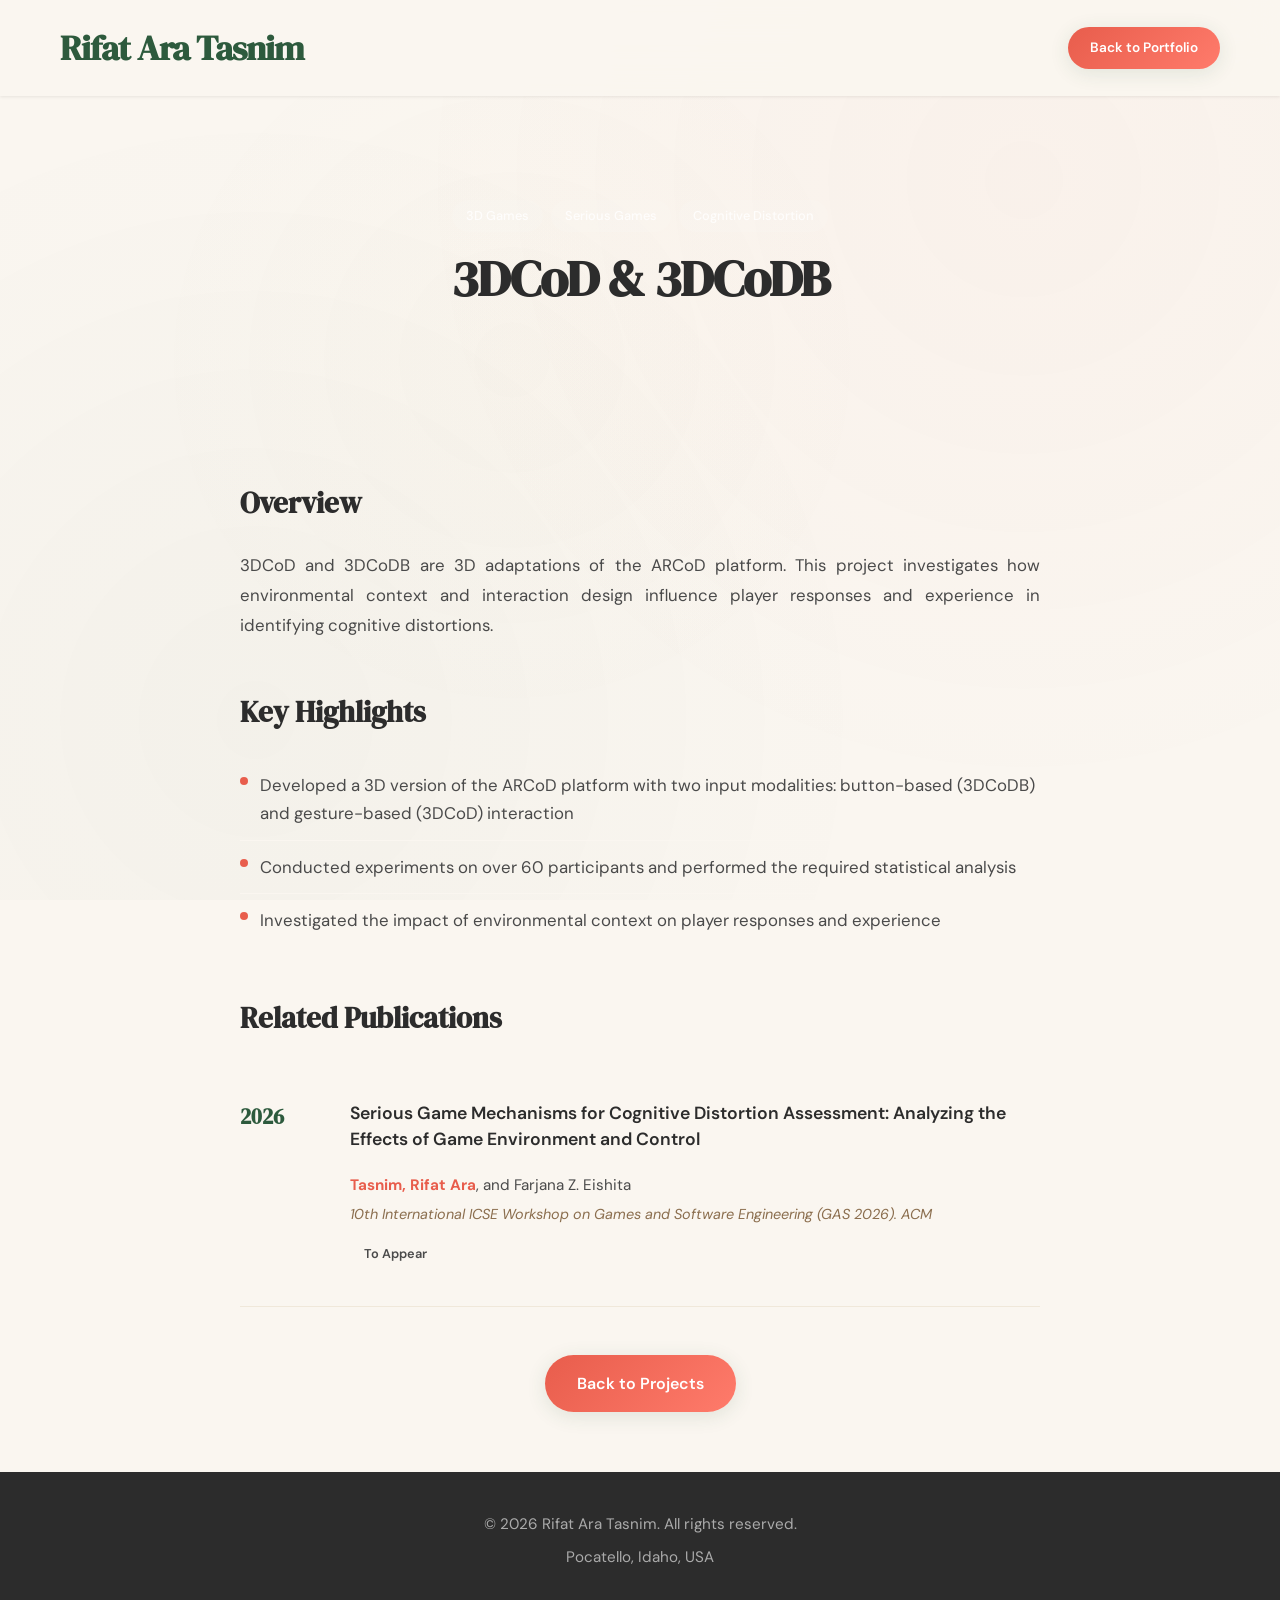
<file: 3dcod.html>
<!DOCTYPE html>
<html lang="en">
<head>
    <meta charset="UTF-8">
    <meta name="viewport" content="width=device-width, initial-scale=1.0">
    <title>3DCoD & 3DCoDB | Rifat Ara Tasnim</title>
    <link rel="preconnect" href="https://fonts.googleapis.com">
    <link rel="preconnect" href="https://fonts.gstatic.com" crossorigin>
    <link href="https://fonts.googleapis.com/css2?family=DM+Sans:opsz,wght@9..40,400;9..40,500;9..40,600;9..40,700&family=DM+Serif+Display&display=swap" rel="stylesheet">
    <link rel="stylesheet" href="styles.css">
</head>
<body>
    <!-- Navigation -->
    <nav class="navbar" style="background: rgba(250, 246, 240, 0.95); backdrop-filter: blur(20px); box-shadow: 0 1px 3px rgba(0,0,0,0.08);">
        <div class="nav-container">
            <a href="index.html" class="nav-logo">Rifat Ara Tasnim</a>
            <a href="index.html" class="nav-cta">Back to Portfolio</a>
        </div>
    </nav>

    <!-- Project Hero -->
    <section class="hero" style="min-height: auto; padding: 200px 0 40px;">
        <div class="container">
            <div class="section-header">
                <div class="project-tags" style="justify-content: center; display: flex; gap: 8px; margin-bottom: 16px;">
                    <span>3D Games</span>
                    <span>Serious Games</span>
                    <span>Cognitive Distortion</span>
                </div>
                <h2 class="section-title">3DCoD & 3DCoDB</h2>
            </div>
        </div>
    </section>

    <!-- Project Details -->
    <section style="padding: 60px 0;">
        <div class="container">
            <div style="max-width: 800px; margin: 0 auto;">
                <h3 style="font-family: var(--font-display); font-size: 1.8rem; color: var(--color-charcoal); margin-bottom: 24px;">Overview</h3>
                <p style="font-size: 1.05rem; line-height: 1.8; color: var(--color-charcoal-light); margin-bottom: 24px; text-align: justify;">
                    3DCoD and 3DCoDB are 3D adaptations of the ARCoD platform. This project investigates how environmental context and interaction design influence player responses and experience in identifying cognitive distortions.
                </p>

                <h3 style="font-family: var(--font-display); font-size: 1.8rem; color: var(--color-charcoal); margin-bottom: 24px; margin-top: 48px;">Key Highlights</h3>
                <ul style="list-style: none; padding: 0;">
                    <li style="padding: 12px 0; padding-left: 20px; position: relative; font-size: 1.05rem; line-height: 1.7; color: var(--color-charcoal-light); border-bottom: 1px solid var(--color-cream);">
                        <span style="position: absolute; left: 0; top: 18px; width: 8px; height: 8px; border-radius: 50%; background: var(--color-accent);"></span>
                        Developed a 3D version of the ARCoD platform with two input modalities: button-based (3DCoDB) and gesture-based (3DCoD) interaction
                    </li>
                    <li style="padding: 12px 0; padding-left: 20px; position: relative; font-size: 1.05rem; line-height: 1.7; color: var(--color-charcoal-light); border-bottom: 1px solid var(--color-cream);">
                        <span style="position: absolute; left: 0; top: 18px; width: 8px; height: 8px; border-radius: 50%; background: var(--color-accent);"></span>
                        Conducted experiments on over 60 participants and performed the required statistical analysis
                    </li>
                    <li style="padding: 12px 0; padding-left: 20px; position: relative; font-size: 1.05rem; line-height: 1.7; color: var(--color-charcoal-light);">
                        <span style="position: absolute; left: 0; top: 18px; width: 8px; height: 8px; border-radius: 50%; background: var(--color-accent);"></span>
                        Investigated the impact of environmental context on player responses and experience
                    </li>
                </ul>

                <h3 style="font-family: var(--font-display); font-size: 1.8rem; color: var(--color-charcoal); margin-bottom: 24px; margin-top: 48px;">Related Publications</h3>
                <div class="publications-list">
                    <article class="publication-item" style="opacity: 1; transform: none;">
                        <div class="pub-year">2026</div>
                        <div class="pub-content">
                            <div class="pub-title-row">
                                <h4>Serious Game Mechanisms for Cognitive Distortion Assessment: Analyzing the Effects of Game Environment and Control</h4>
                            </div>
                            <p class="pub-authors"><strong>Tasnim, Rifat Ara</strong>, and Farjana Z. Eishita</p>
                            <p class="pub-venue">10th International ICSE Workshop on Games and Software Engineering (GAS 2026). ACM</p>
                            <span class="pub-status">To Appear</span>
                        </div>
                    </article>
                </div>

                <div style="margin-top: 48px; text-align: center;">
                    <a href="index.html#projects" class="btn btn-primary">Back to Projects</a>
                </div>
            </div>
        </div>
    </section>

    <!-- Footer -->
    <footer class="footer">
        <div class="container">
            <div class="footer-content">
                <p>&copy; 2026 Rifat Ara Tasnim. All rights reserved.</p>
                <p class="footer-location">Pocatello, Idaho, USA</p>
            </div>
        </div>
    </footer>
</body>
</html>
</file>
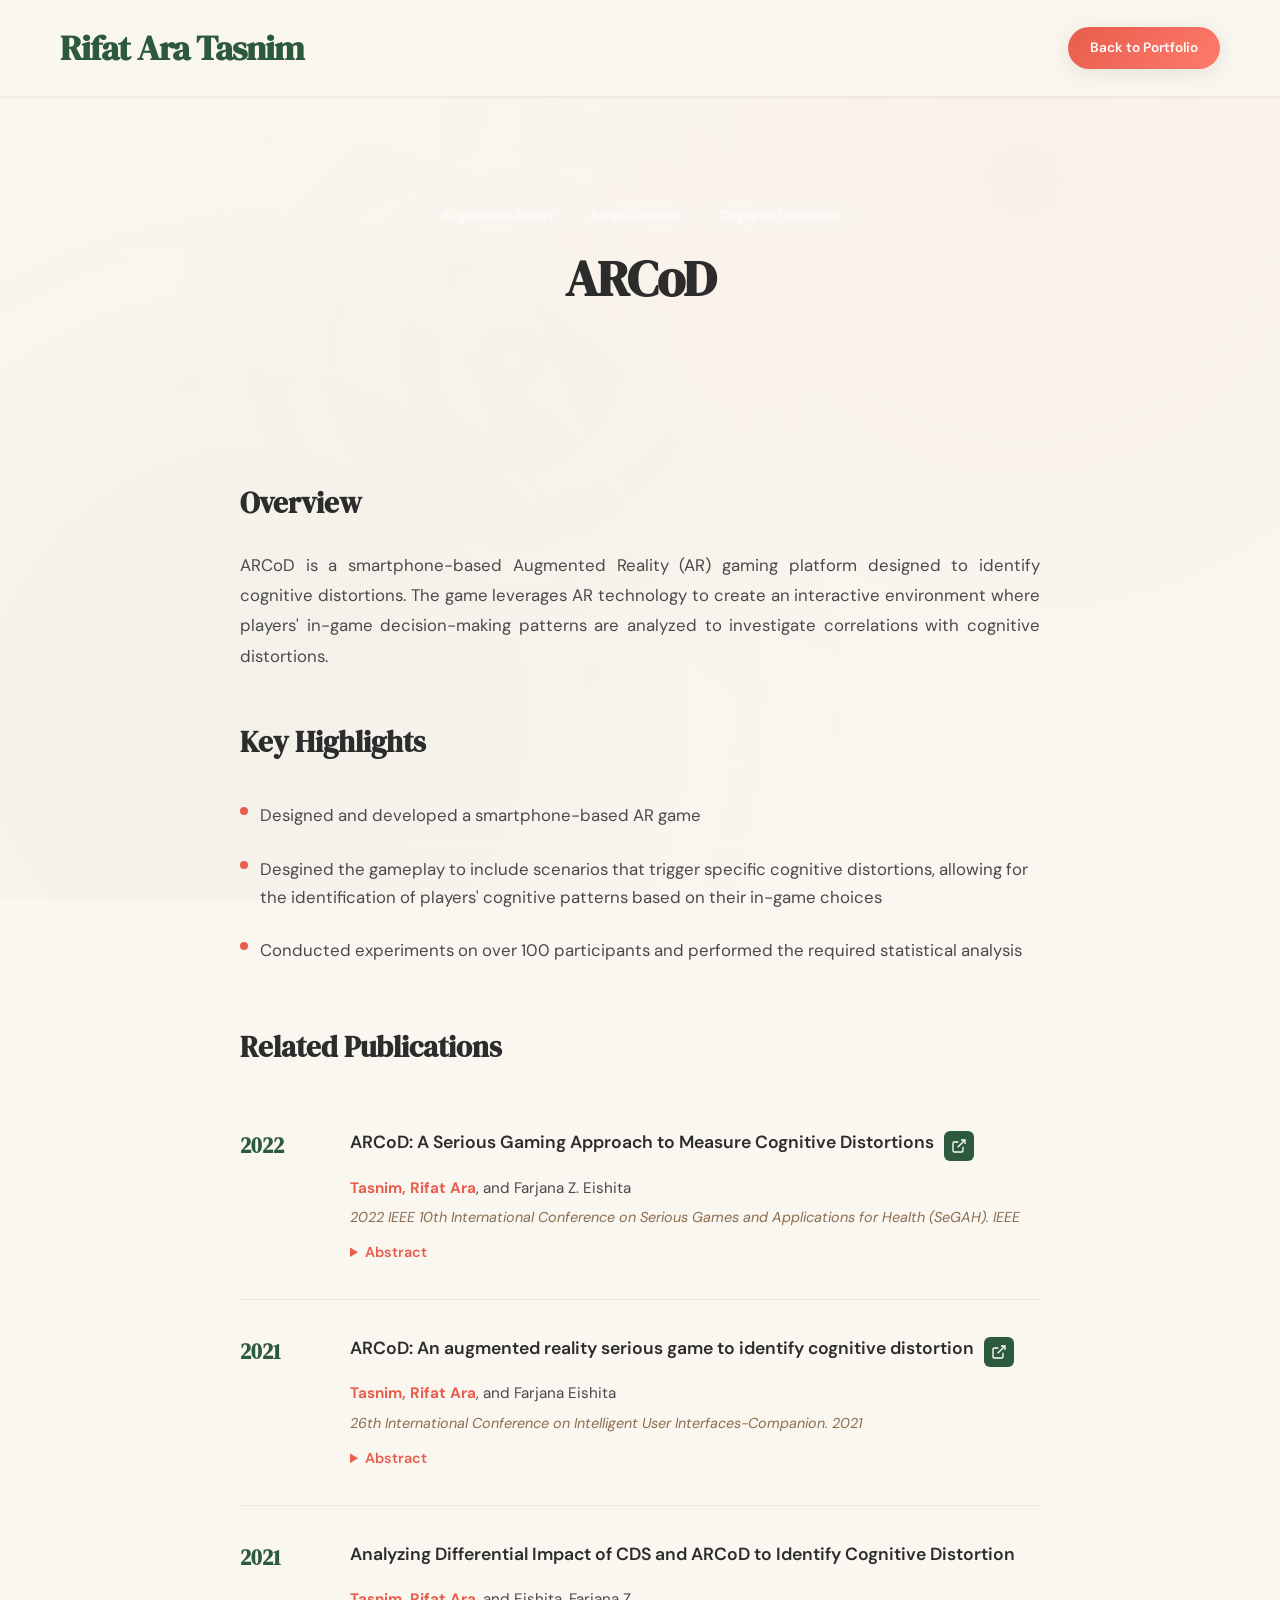
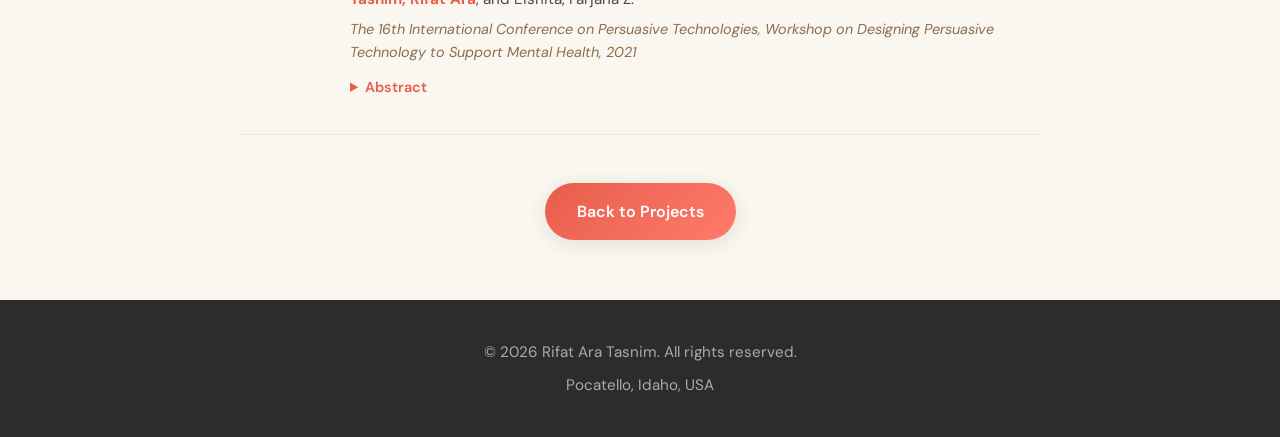
<file: arcod.html>
<!DOCTYPE html>
<html lang="en">
<head>
    <meta charset="UTF-8">
    <meta name="viewport" content="width=device-width, initial-scale=1.0">
    <title>ARCoD | Rifat Ara Tasnim</title>
    <link rel="preconnect" href="https://fonts.googleapis.com">
    <link rel="preconnect" href="https://fonts.gstatic.com" crossorigin>
    <link href="https://fonts.googleapis.com/css2?family=DM+Sans:opsz,wght@9..40,400;9..40,500;9..40,600;9..40,700&family=DM+Serif+Display&display=swap" rel="stylesheet">
    <link rel="stylesheet" href="styles.css">
</head>
<body>
    <!-- Navigation -->
    <nav class="navbar" style="background: rgba(250, 246, 240, 0.95); backdrop-filter: blur(20px); box-shadow: 0 1px 3px rgba(0,0,0,0.08);">
        <div class="nav-container">
            <a href="index.html" class="nav-logo">Rifat Ara Tasnim</a>
            <a href="index.html" class="nav-cta">Back to Portfolio</a>
        </div>
    </nav>

    <!-- Project Hero -->
    <section class="hero" style="min-height: auto; padding: 200px 0 40px;">
        <div class="container">
            <div class="section-header">
                <div class="project-tags" style="justify-content: center; display: flex; gap: 8px; margin-bottom: 16px;">
                    <span>Augmented Reality</span>
                    <span>Serious Games</span>
                    <span>Cognitive Distortion</span>
                </div>
                <h2 class="section-title">ARCoD</h2>
            </div>
        </div>
    </section>

    <!-- Project Details -->
    <section style="padding: 60px 0;">
        <div class="container">
            <div style="max-width: 800px; margin: 0 auto;">
                <h3 style="font-family: var(--font-display); font-size: 1.8rem; color: var(--color-charcoal); margin-bottom: 24px;">Overview</h3>
                <p style="font-size: 1.05rem; line-height: 1.8; color: var(--color-charcoal-light); margin-bottom: 24px; text-align: justify;">
                    ARCoD is a smartphone-based Augmented Reality (AR) gaming platform designed to identify cognitive distortions. The game leverages AR technology to create an interactive environment where players' in-game decision-making patterns are analyzed to investigate correlations with cognitive distortions.
                </p>

                <h3 style="font-family: var(--font-display); font-size: 1.8rem; color: var(--color-charcoal); margin-bottom: 24px; margin-top: 48px;">Key Highlights</h3>
                <ul style="list-style: none; padding: 0;">
                    <li style="padding: 12px 0; padding-left: 20px; position: relative; font-size: 1.05rem; line-height: 1.7; color: var(--color-charcoal-light); border-bottom: 1px solid var(--color-cream);">
                        <span style="position: absolute; left: 0; top: 18px; width: 8px; height: 8px; border-radius: 50%; background: var(--color-accent);"></span>
                        Designed and developed a smartphone-based AR game
                    </li>
                    <li style="padding: 12px 0; padding-left: 20px; position: relative; font-size: 1.05rem; line-height: 1.7; color: var(--color-charcoal-light);">
                        <span style="position: absolute; left: 0; top: 18px; width: 8px; height: 8px; border-radius: 50%; background: var(--color-accent);"></span>
                        Desgined the gameplay to include scenarios that trigger specific cognitive distortions, allowing for the identification of players' cognitive patterns based on their in-game choices
                    </li>
                    <li style="padding: 12px 0; padding-left: 20px; position: relative; font-size: 1.05rem; line-height: 1.7; color: var(--color-charcoal-light);">
                        <span style="position: absolute; left: 0; top: 18px; width: 8px; height: 8px; border-radius: 50%; background: var(--color-accent);"></span>
                        Conducted experiments on over 100 participants and performed the required statistical analysis
                    </li>
                </ul>

                <h3 style="font-family: var(--font-display); font-size: 1.8rem; color: var(--color-charcoal); margin-bottom: 24px; margin-top: 48px;">Related Publications</h3>
                <div class="publications-list">
                    <article class="publication-item" style="opacity: 1; transform: none;">
                        <div class="pub-year">2022</div>
                        <div class="pub-content">
                            <div class="pub-title-row">
                                <h4>ARCoD: A Serious Gaming Approach to Measure Cognitive Distortions</h4>
                                <a href="https://ieeexplore.ieee.org/document/9978556/" target="_blank" class="pub-link" title="View Paper">
                                    <svg viewBox="0 0 24 24" fill="none" stroke="currentColor" stroke-width="2" width="16" height="16"><path d="M18 13v6a2 2 0 0 1-2 2H5a2 2 0 0 1-2-2V8a2 2 0 0 1 2-2h6"/><polyline points="15 3 21 3 21 9"/><line x1="10" y1="14" x2="21" y2="3"/></svg>
                                </a>
                            </div>
                            <p class="pub-authors"><strong>Tasnim, Rifat Ara</strong>, and Farjana Z. Eishita</p>
                            <p class="pub-venue">2022 IEEE 10th International Conference on Serious Games and Applications for Health (SeGAH). IEEE</p>
                            <details style="margin-top: 12px;">
                                <summary style="cursor: pointer; font-size: 0.9rem; font-weight: 600; color: var(--color-accent); user-select: none;">Abstract</summary>
                                <p style="font-size: 0.9rem; line-height: 1.7; color: var(--color-charcoal-light); margin-top: 10px; text-align: justify;">
                                    Cognitive Distortion, defined as erroneous and inaccurate thoughts can cause fatal mental impairment. Identifying the presence of cognitive distortions is the fundamental initiative to treat mental health disorders such as anxiety and depression. As a consequence of COVID-19 and the other changes in social aspects, there is an escalation in the number of patients with mental illness. Although there are abundant effective psychotherapy strategies available, a substantial number of people avoid them due to misconceptions and stigma. Serious games can be a feasible solution to purvey mental healthcare to a significant percentage of people. The availability of smartphones unveils the opportunity to provide therapeutic facilities via digital gaming. Technology like Augmented Reality with its interactive features, has unlocked numerous opportunities in the mental health domain. In this paper, we have remodeled our previously proposed game, ARCoD, accessible on smartphones to measure Cognitive Distortions. We hypothesized that, through this game, it is possible to assess the level of 5 different Cognitive Distortions (Arbitrary Inference, Catastrophizing, Black and White Thinking, Emotional Reasoning, and Labeling) in an individual playing the game. The experimental outcome demonstrates that the level of Cognitive Distortions assessed from the game is exceedingly similar to the measurement accumulated from an established scale-Cognitive Distortion Scale (CDS).
                                </p>
                            </details>
                        </div>
                    </article>
                    <article class="publication-item" style="opacity: 1; transform: none;">
                        <div class="pub-year">2021</div>
                        <div class="pub-content">
                            <div class="pub-title-row">
                                <h4>ARCoD: An augmented reality serious game to identify cognitive distortion</h4>
                                <a href="https://dl.acm.org/doi/10.1145/3397482.3450723" target="_blank" class="pub-link" title="View Paper">
                                    <svg viewBox="0 0 24 24" fill="none" stroke="currentColor" stroke-width="2" width="16" height="16"><path d="M18 13v6a2 2 0 0 1-2 2H5a2 2 0 0 1-2-2V8a2 2 0 0 1 2-2h6"/><polyline points="15 3 21 3 21 9"/><line x1="10" y1="14" x2="21" y2="3"/></svg>
                                </a>
                            </div>
                            <p class="pub-authors"><strong>Tasnim, Rifat Ara</strong>, and Farjana Eishita</p>
                            <p class="pub-venue">26th International Conference on Intelligent User Interfaces-Companion. 2021</p>
                            <details style="margin-top: 12px;">
                                <summary style="cursor: pointer; font-size: 0.9rem; font-weight: 600; color: var(--color-accent); user-select: none;">Abstract</summary>
                                <p style="font-size: 0.9rem; line-height: 1.7; color: var(--color-charcoal-light); margin-top: 10px; text-align: justify;">
                                    The widespread presence of mental disorders is increasing at an alarming rate around the globe. According to World Health Organization (WHO), mental health circumstances have worsened all over the world due to the COVID-19 pandemic. In spite of the existence of effective psychotherapy strategies, a significant percentage of individuals do not get access to mental healthcare facilities. Under these circumstances, technologies such as Augmented Reality (AR) and its availability in handheld devices can unveil an expansive opportunity to utilize these features in fields of mental health treatment via digital gaming. In this paper, we have proposed a serious game embedding smart Augmented Reality (AR) technology to identify the Cognitive Distortions of the individual playing the game. Later, a comprehensive analysis of clinical impact of the AR gaming on mental health treatment will be conducted followed by evaluation of Player Experience (PX).
                                </p>
                            </details>
                        </div>
                    </article>
                    <article class="publication-item" style="opacity: 1; transform: none;">
                        <div class="pub-year">2021</div>
                        <div class="pub-content">
                            <div class="pub-title-row">
                                <h4>Analyzing Differential Impact of CDS and ARCoD to Identify Cognitive Distortion</h4>
                            </div>
                            <p class="pub-authors"><strong>Tasnim, Rifat Ara</strong>, and Eishita, Farjana Z.</p>
                            <p class="pub-venue">The 16th International Conference on Persuasive Technologies, Workshop on Designing Persuasive Technology to Support Mental Health, 2021</p>
                            <details style="margin-top: 12px;">
                                <summary style="cursor: pointer; font-size: 0.9rem; font-weight: 600; color: var(--color-accent); user-select: none;">Abstract</summary>
                                <p style="font-size: 0.9rem; line-height: 1.7; color: var(--color-charcoal-light); margin-top: 10px; text-align: justify;">
                                    The widespread presence of mental disorders has received a thrust due to COVID-19 pandemic. In spite of the existence of effective psychotherapy strategies, a significant percentage of individuals do not get access to mental healthcare facilities. Under these circumstances, technologies such as Augmented Reality (AR) and its availability in handheld devices can unveil an expansive opportunity to utilize these features in fields of mental health treatment via digital gaming. In this paper, we have proposed a serious game embedding smart Augmented Reality (AR) technology that aims to identify the Cognitive Distortions of the individual playing the game. Later, an initial analysis of the differential impact of identifying cognitive distortion using two different approaches - Cognitive Distortion Scale (CDS) and ARCoD is presented.
                                </p>
                            </details>
                        </div>
                    </article>
                </div>

                <div style="margin-top: 48px; text-align: center;">
                    <a href="index.html#projects" class="btn btn-primary">Back to Projects</a>
                </div>
            </div>
        </div>
    </section>

    <!-- Footer -->
    <footer class="footer">
        <div class="container">
            <div class="footer-content">
                <p>&copy; 2026 Rifat Ara Tasnim. All rights reserved.</p>
                <p class="footer-location">Pocatello, Idaho, USA</p>
            </div>
        </div>
    </footer>
</body>
</html>
</file>
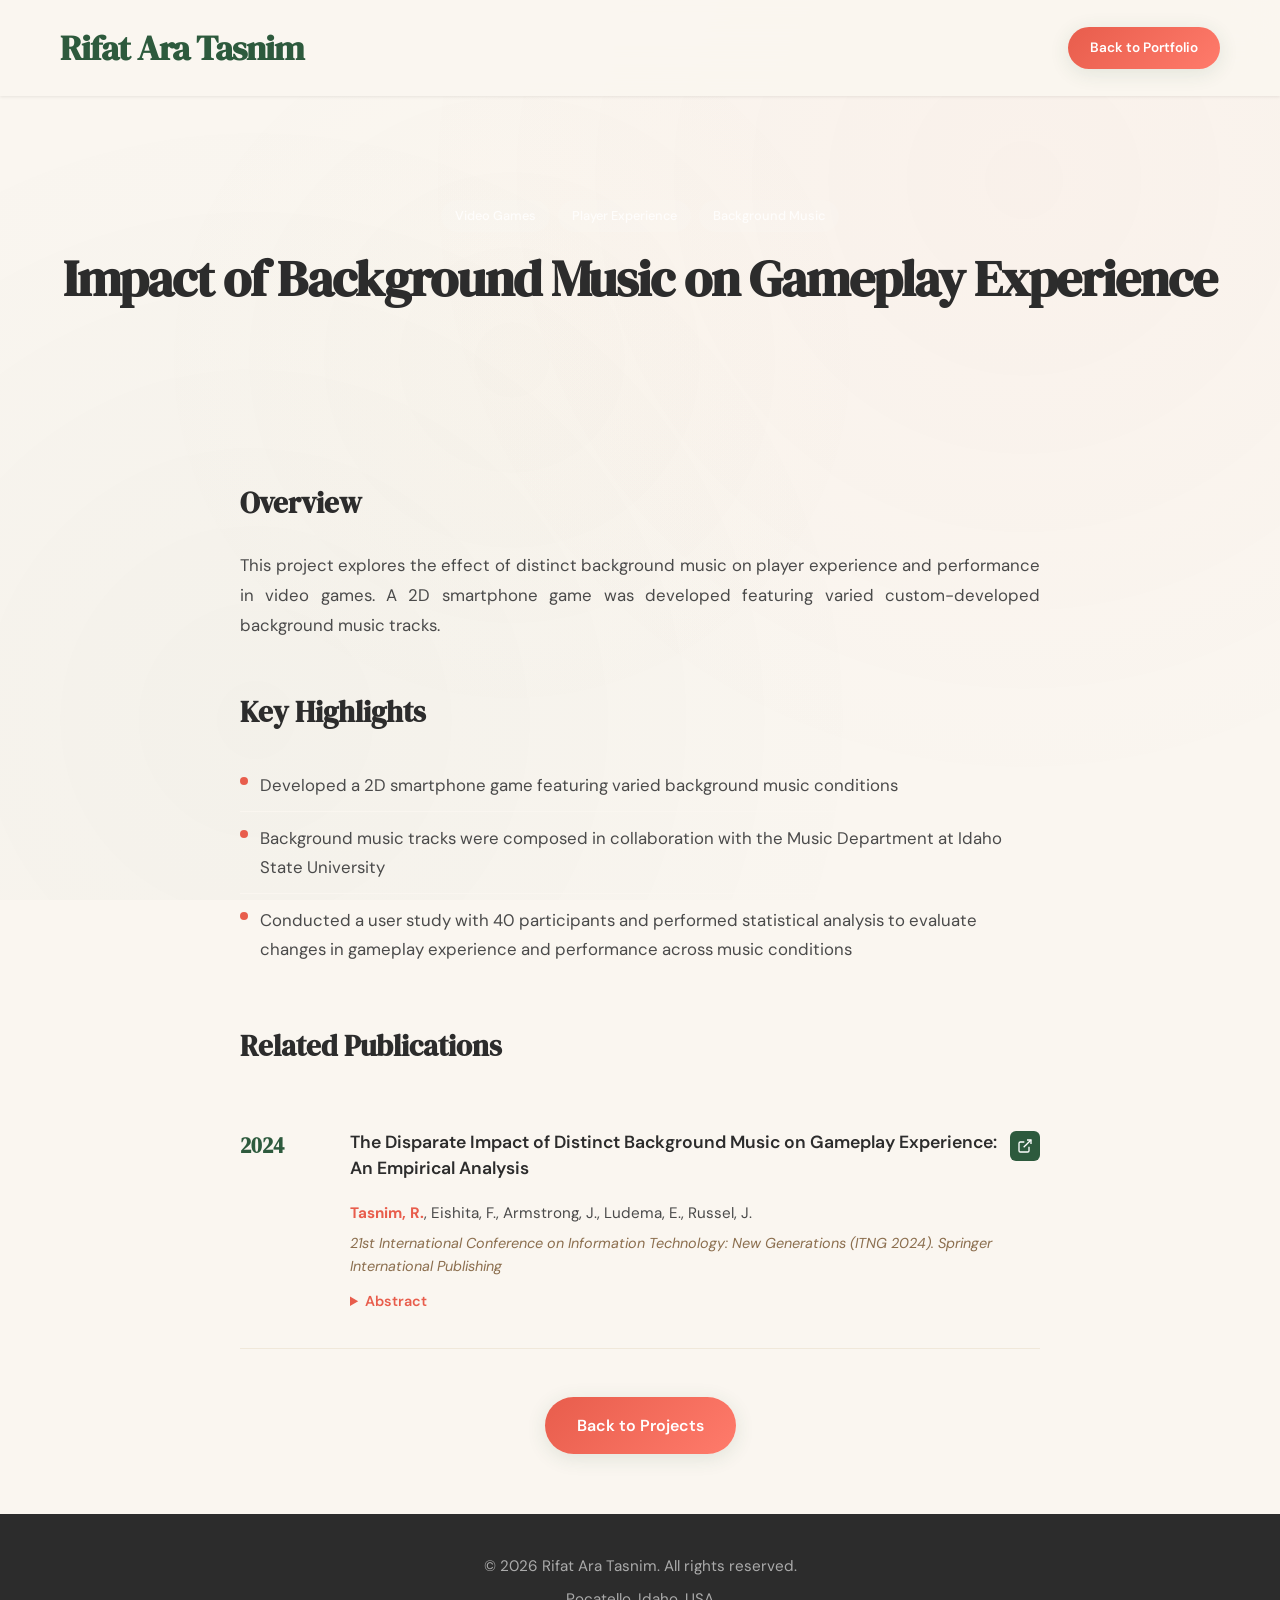
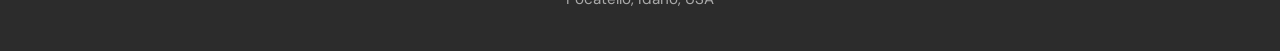
<file: background-music.html>
<!DOCTYPE html>
<html lang="en">
<head>
    <meta charset="UTF-8">
    <meta name="viewport" content="width=device-width, initial-scale=1.0">
    <title>Impact of Background Music on Gameplay Experience | Rifat Ara Tasnim</title>
    <link rel="preconnect" href="https://fonts.googleapis.com">
    <link rel="preconnect" href="https://fonts.gstatic.com" crossorigin>
    <link href="https://fonts.googleapis.com/css2?family=DM+Sans:opsz,wght@9..40,400;9..40,500;9..40,600;9..40,700&family=DM+Serif+Display&display=swap" rel="stylesheet">
    <link rel="stylesheet" href="styles.css">
</head>
<body>
    <!-- Navigation -->
    <nav class="navbar" style="background: rgba(250, 246, 240, 0.95); backdrop-filter: blur(20px); box-shadow: 0 1px 3px rgba(0,0,0,0.08);">
        <div class="nav-container">
            <a href="index.html" class="nav-logo">Rifat Ara Tasnim</a>
            <a href="index.html" class="nav-cta">Back to Portfolio</a>
        </div>
    </nav>

    <!-- Project Hero -->
    <section class="hero" style="min-height: auto; padding: 200px 0 40px;">
        <div class="container">
            <div class="section-header">
                <div class="project-tags" style="justify-content: center; display: flex; gap: 8px; margin-bottom: 16px;">
                    <span>Video Games</span>
                    <span>Player Experience</span>
                    <span>Background Music</span>
                </div>
                <h2 class="section-title">Impact of Background Music on Gameplay Experience</h2>
            </div>
        </div>
    </section>

    <!-- Project Details -->
    <section style="padding: 60px 0;">
        <div class="container">
            <div style="max-width: 800px; margin: 0 auto;">
                <h3 style="font-family: var(--font-display); font-size: 1.8rem; color: var(--color-charcoal); margin-bottom: 24px;">Overview</h3>
                <p style="font-size: 1.05rem; line-height: 1.8; color: var(--color-charcoal-light); margin-bottom: 24px; text-align: justify;">
                    This project explores the effect of distinct background music on player experience and performance in video games. A 2D smartphone game was developed featuring varied custom-developed background music tracks.
                </p>

                <h3 style="font-family: var(--font-display); font-size: 1.8rem; color: var(--color-charcoal); margin-bottom: 24px; margin-top: 48px;">Key Highlights</h3>
                <ul style="list-style: none; padding: 0;">
                    <li style="padding: 12px 0; padding-left: 20px; position: relative; font-size: 1.05rem; line-height: 1.7; color: var(--color-charcoal-light); border-bottom: 1px solid var(--color-cream);">
                        <span style="position: absolute; left: 0; top: 18px; width: 8px; height: 8px; border-radius: 50%; background: var(--color-accent);"></span>
                        Developed a 2D smartphone game featuring varied background music conditions
                    </li>
                    <li style="padding: 12px 0; padding-left: 20px; position: relative; font-size: 1.05rem; line-height: 1.7; color: var(--color-charcoal-light); border-bottom: 1px solid var(--color-cream);">
                        <span style="position: absolute; left: 0; top: 18px; width: 8px; height: 8px; border-radius: 50%; background: var(--color-accent);"></span>
                        Background music tracks were composed in collaboration with the Music Department at Idaho State University
                    </li>
                    <li style="padding: 12px 0; padding-left: 20px; position: relative; font-size: 1.05rem; line-height: 1.7; color: var(--color-charcoal-light);">
                        <span style="position: absolute; left: 0; top: 18px; width: 8px; height: 8px; border-radius: 50%; background: var(--color-accent);"></span>
                        Conducted a user study with 40 participants and performed statistical analysis to evaluate changes in gameplay experience and performance across music conditions
                    </li>
                </ul>

                <h3 style="font-family: var(--font-display); font-size: 1.8rem; color: var(--color-charcoal); margin-bottom: 24px; margin-top: 48px;">Related Publications</h3>
                <div class="publications-list">
                    <article class="publication-item" style="opacity: 1; transform: none;">
                        <div class="pub-year">2024</div>
                        <div class="pub-content">
                            <div class="pub-title-row">
                                <h4>The Disparate Impact of Distinct Background Music on Gameplay Experience: An Empirical Analysis</h4>
                                <a href="https://link.springer.com/chapter/10.1007/978-3-031-56599-1_60" target="_blank" class="pub-link" title="View Paper">
                                    <svg viewBox="0 0 24 24" fill="none" stroke="currentColor" stroke-width="2" width="16" height="16"><path d="M18 13v6a2 2 0 0 1-2 2H5a2 2 0 0 1-2-2V8a2 2 0 0 1 2-2h6"/><polyline points="15 3 21 3 21 9"/><line x1="10" y1="14" x2="21" y2="3"/></svg>
                                </a>
                            </div>
                            <p class="pub-authors"><strong>Tasnim, R.</strong>, Eishita, F., Armstrong, J., Ludema, E., Russel, J.</p>
                            <p class="pub-venue">21st International Conference on Information Technology: New Generations (ITNG 2024). Springer International Publishing</p>
                            <details style="margin-top: 12px;">
                                <summary style="cursor: pointer; font-size: 0.9rem; font-weight: 600; color: var(--color-accent); user-select: none;">Abstract</summary>
                                <p style="font-size: 0.9rem; line-height: 1.7; color: var(--color-charcoal-light); margin-top: 10px; text-align: justify;">
                                    In modern video games, music has become an unavoidable component. Previous research showed that to fabricate the connection between games and players, music is inevitable. While it has been widely accepted that music has the power to impact people's minds, it is yet to discover the differential impact of distinct categories of tunes on players' gameplay experience. In this paper, we have conducted a controlled experiment to investigate the impact of different in-game background music on the gameplay experience. We hypothesized that, different background music will deferentially impact players' gameplay experiences. Aligned with our hypothesis, the experimental outcome demonstrated that our three original music—Fruit Drop, Iced, and Soar have a distinctive impact on an individual's gameplay experience.
                                </p>
                            </details>
                        </div>
                    </article>
                </div>

                <div style="margin-top: 48px; text-align: center;">
                    <a href="index.html#projects" class="btn btn-primary">Back to Projects</a>
                </div>
            </div>
        </div>
    </section>

    <!-- Footer -->
    <footer class="footer">
        <div class="container">
            <div class="footer-content">
                <p>&copy; 2026 Rifat Ara Tasnim. All rights reserved.</p>
                <p class="footer-location">Pocatello, Idaho, USA</p>
            </div>
        </div>
    </footer>
</body>
</html>
</file>
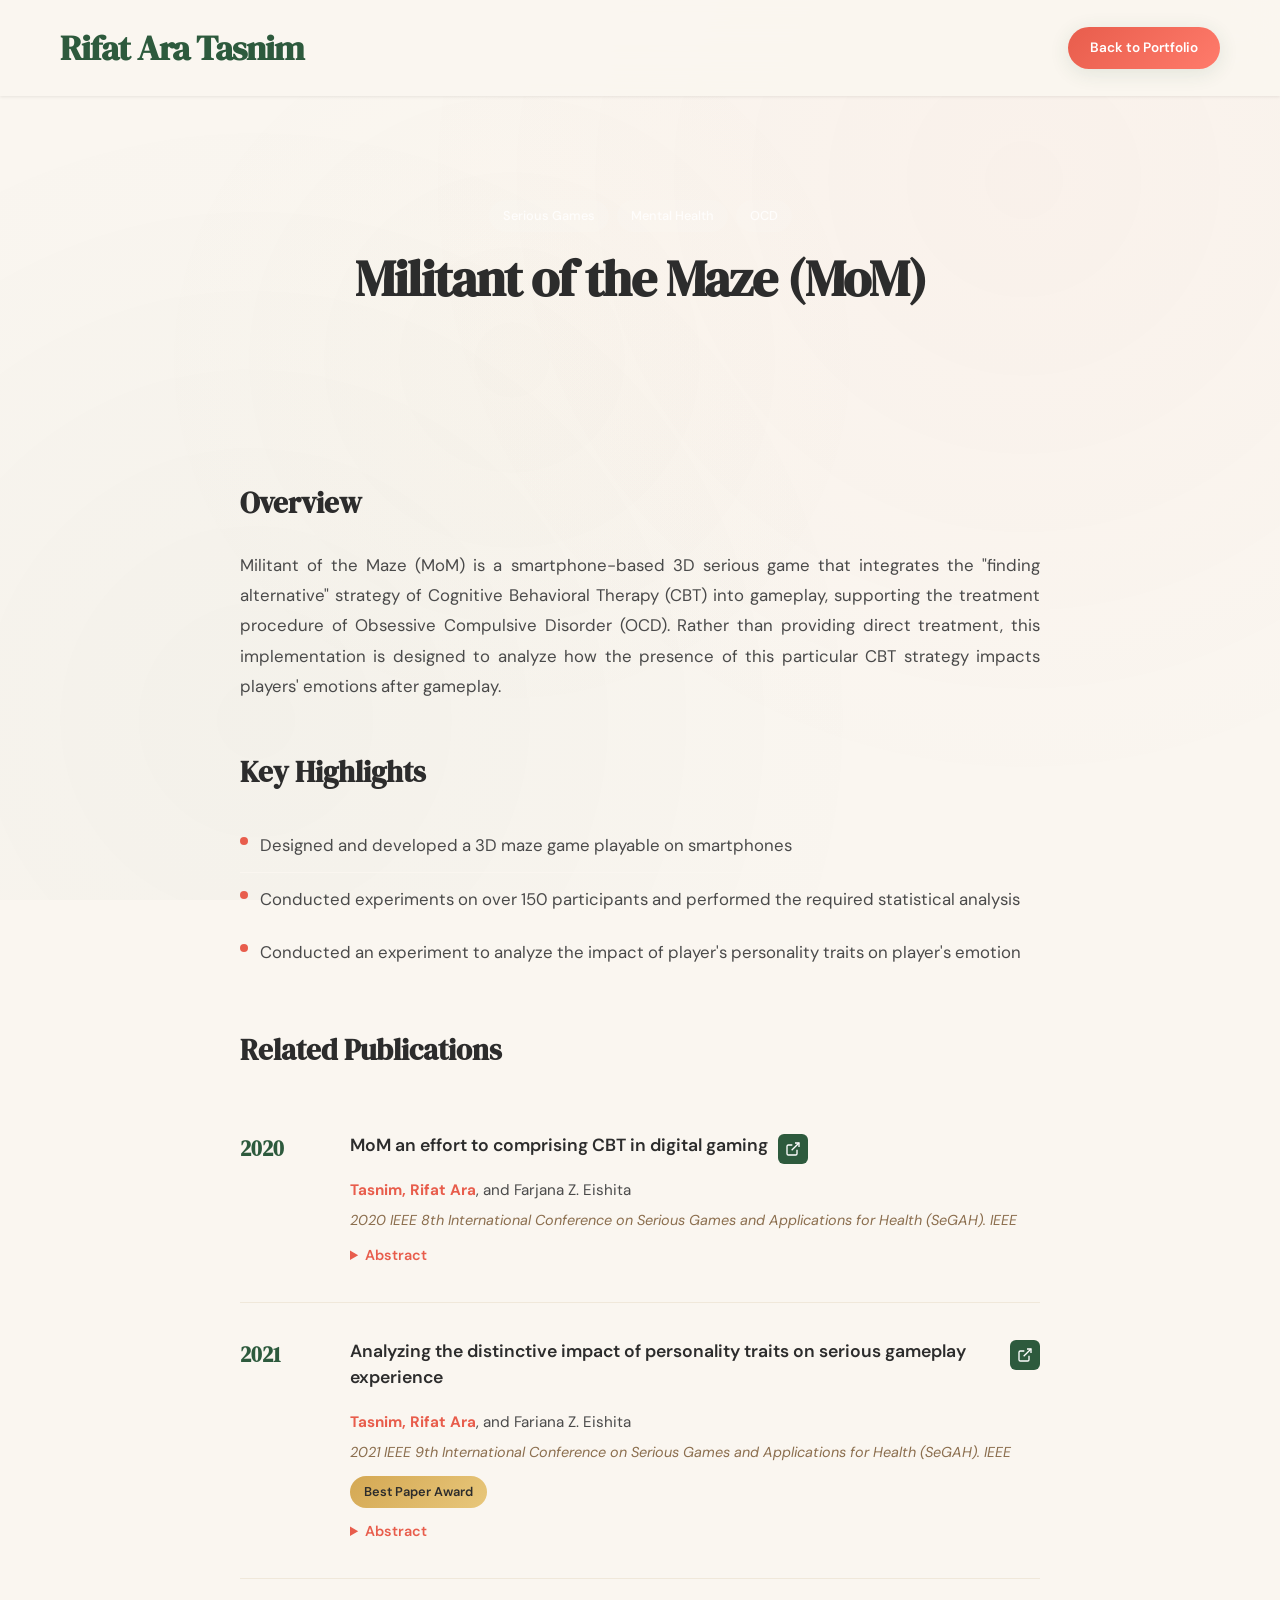
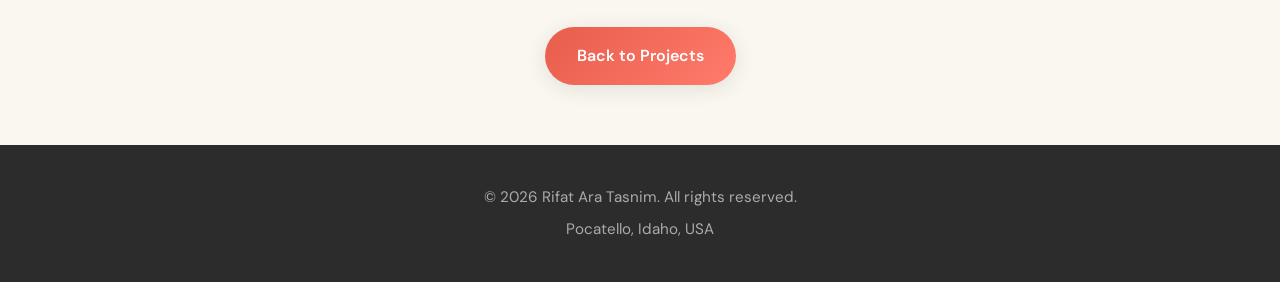
<file: mom.html>
<!DOCTYPE html>
<html lang="en">
<head>
    <meta charset="UTF-8">
    <meta name="viewport" content="width=device-width, initial-scale=1.0">
    <title>Militant of the Maze (MoM) | Rifat Ara Tasnim</title>
    <link rel="preconnect" href="https://fonts.googleapis.com">
    <link rel="preconnect" href="https://fonts.gstatic.com" crossorigin>
    <link href="https://fonts.googleapis.com/css2?family=DM+Sans:opsz,wght@9..40,400;9..40,500;9..40,600;9..40,700&family=DM+Serif+Display&display=swap" rel="stylesheet">
    <link rel="stylesheet" href="styles.css">
</head>
<body>
    <!-- Navigation -->
    <nav class="navbar" style="background: rgba(250, 246, 240, 0.95); backdrop-filter: blur(20px); box-shadow: 0 1px 3px rgba(0,0,0,0.08);">
        <div class="nav-container">
            <a href="index.html" class="nav-logo">Rifat Ara Tasnim</a>
            <a href="index.html" class="nav-cta">Back to Portfolio</a>
        </div>
    </nav>

    <!-- Project Hero -->
    <section class="hero" style="min-height: auto; padding: 200px 0 40px;">
        <div class="container">
            <div class="section-header">
                <div class="project-tags" style="justify-content: center; display: flex; gap: 8px; margin-bottom: 16px;">
                    <span>Serious Games</span>
                    <span>Mental Health</span>
                    <span>OCD</span>
                </div>
                <h2 class="section-title">Militant of the Maze (MoM)</h2>
            </div>
        </div>
    </section>

    <!-- Project Details -->
    <section style="padding: 60px 0;">
        <div class="container">
            <div style="max-width: 800px; margin: 0 auto;">
                <h3 style="font-family: var(--font-display); font-size: 1.8rem; color: var(--color-charcoal); margin-bottom: 24px;">Overview</h3>
                <p style="font-size: 1.05rem; line-height: 1.8; color: var(--color-charcoal-light); margin-bottom: 24px; text-align: justify;">
                    Militant of the Maze (MoM) is a smartphone-based 3D serious game that integrates the "finding alternative" strategy of Cognitive Behavioral Therapy (CBT) into gameplay, supporting the treatment procedure of Obsessive Compulsive Disorder (OCD). Rather than providing direct treatment, this implementation is designed to analyze how the presence of this particular CBT strategy impacts players' emotions after gameplay.
                </p>

                <h3 style="font-family: var(--font-display); font-size: 1.8rem; color: var(--color-charcoal); margin-bottom: 24px; margin-top: 48px;">Key Highlights</h3>
                <ul style="list-style: none; padding: 0;">
                    <li style="padding: 12px 0; padding-left: 20px; position: relative; font-size: 1.05rem; line-height: 1.7; color: var(--color-charcoal-light); border-bottom: 1px solid var(--color-cream);">
                        <span style="position: absolute; left: 0; top: 18px; width: 8px; height: 8px; border-radius: 50%; background: var(--color-accent);"></span>
                        Designed and developed a 3D maze game playable on smartphones
                    </li>
                    <li style="padding: 12px 0; padding-left: 20px; position: relative; font-size: 1.05rem; line-height: 1.7; color: var(--color-charcoal-light); border-bottom: 1px solid var(--color-cream);">
                        <span style="position: absolute; left: 0; top: 18px; width: 8px; height: 8px; border-radius: 50%; background: var(--color-accent);"></span>
                        Conducted experiments on over 150 participants and performed the required statistical analysis
                    </li>
                    <li style="padding: 12px 0; padding-left: 20px; position: relative; font-size: 1.05rem; line-height: 1.7; color: var(--color-charcoal-light);">
                        <span style="position: absolute; left: 0; top: 18px; width: 8px; height: 8px; border-radius: 50%; background: var(--color-accent);"></span>
                        Conducted an experiment to analyze the impact of player's personality traits on player's emotion
                    </li>
                </ul>

                <h3 style="font-family: var(--font-display); font-size: 1.8rem; color: var(--color-charcoal); margin-bottom: 24px; margin-top: 48px;">Related Publications</h3>
                <div class="publications-list">
                    <article class="publication-item" style="opacity: 1; transform: none;">
                        <div class="pub-year">2020</div>
                        <div class="pub-content">
                            <div class="pub-title-row">
                                <h4>MoM an effort to comprising CBT in digital gaming</h4>
                                <a href="https://ieeexplore.ieee.org/document/9201621/" target="_blank" class="pub-link" title="View Paper">
                                    <svg viewBox="0 0 24 24" fill="none" stroke="currentColor" stroke-width="2" width="16" height="16"><path d="M18 13v6a2 2 0 0 1-2 2H5a2 2 0 0 1-2-2V8a2 2 0 0 1 2-2h6"/><polyline points="15 3 21 3 21 9"/><line x1="10" y1="14" x2="21" y2="3"/></svg>
                                </a>
                            </div>
                            <p class="pub-authors"><strong>Tasnim, Rifat Ara</strong>, and Farjana Z. Eishita</p>
                            <p class="pub-venue">2020 IEEE 8th International Conference on Serious Games and Applications for Health (SeGAH). IEEE</p>
                            <details style="margin-top: 12px;">
                                <summary style="cursor: pointer; font-size: 0.9rem; font-weight: 600; color: var(--color-accent); user-select: none;">Abstract</summary>
                                <p style="font-size: 0.9rem; line-height: 1.7; color: var(--color-charcoal-light); margin-top: 10px; text-align: justify;">
                                    Mental disorder has its widespread presence and increasing around the globe at an alarming rate. In spite of the existence of effective psychotherapeutic strategies, a significant percentage of individuals do not get access to mental healthcare facilities. A handful amount of research has been conducted to facilitate the existing therapies more accessible via digitization. In this paper, we have proposed a digitized game that is able to magnify the impact of one of the strategies of Cognitive Behavioral Therapy (CBT). This can provide an opportunity for self assessment of individuals' emotional state and enhance impulsive dominance on positive thinking. We have developed a serious game Militant of the Maze (MoM), accessible via handheld devices (e.g. cell phone, tablet) that comprises strategies of CBT that emphasizes the consequence of 'alternation' to prevail over challenges of everyday life. We hypothesized that perseverance of the ability of 'alternation' can notably improve treating the patients dealing with Obsessive Compulsive Disorder (OCD). The experimental outcome demonstrated that the existence of 'alternation' in gameplay can significantly improve players' positive affect and decreases the negative affect, which can impact improving the efficacy of psychotherapeutic treatment by influencing players' mindset of opting for an alternative solution while confronting circumstances in everyday life.
                                </p>
                            </details>
                        </div>
                    </article>
                    <article class="publication-item" style="opacity: 1; transform: none;">
                        <div class="pub-year">2021</div>
                        <div class="pub-content">
                            <div class="pub-title-row">
                                <h4>Analyzing the distinctive impact of personality traits on serious gameplay experience</h4>
                                <a href="https://ieeexplore.ieee.org/document/9551856/" target="_blank" class="pub-link" title="View Paper">
                                    <svg viewBox="0 0 24 24" fill="none" stroke="currentColor" stroke-width="2" width="16" height="16"><path d="M18 13v6a2 2 0 0 1-2 2H5a2 2 0 0 1-2-2V8a2 2 0 0 1 2-2h6"/><polyline points="15 3 21 3 21 9"/><line x1="10" y1="14" x2="21" y2="3"/></svg>
                                </a>
                            </div>
                            <p class="pub-authors"><strong>Tasnim, Rifat Ara</strong>, and Fariana Z. Eishita</p>
                            <p class="pub-venue">2021 IEEE 9th International Conference on Serious Games and Applications for Health (SeGAH). IEEE</p>
                            <span class="pub-award">Best Paper Award</span>
                            <details style="margin-top: 12px;">
                                <summary style="cursor: pointer; font-size: 0.9rem; font-weight: 600; color: var(--color-accent); user-select: none;">Abstract</summary>
                                <p style="font-size: 0.9rem; line-height: 1.7; color: var(--color-charcoal-light); margin-top: 10px; text-align: justify;">
                                    With the advancement of technology, the handheld devices equipped with various sensors are playing vital role in video game sector. In serious games where the goal is beyond entertainment, handheld devices act as an expedient medium. The accessibility of gaming has been leveraged enhancing its scope of application in various sectors including mental health. Qualitative analysis of gameplay experience is key to perpetuate the standard of game. While it comes to serious games, the impact of gameplay experience may significantly vary depending on the personality of the player. In serious games, where the primary goal is people's cognitive, social, motivational, and emotional enhancement, analyzing this differential impact is crucial. In this paper, we have presented an analysis of the differential impact of personality traits in serious gaming context. To conduct the experiment we have adopted our previously developed game Militant of the Maze (MoM) that comprises one of the efficacious strategies of Cognitive Behavioral Therapy (CBT), Find alternative as underlying gameplay strategy, which is used to treat Obsessive Compulsive Disorder (OCD). After conducting a large-scale user experiment and statistical analysis we have demonstrated that individual PX can be significantly impacted by the player's personality trait in a serious gaming context, which may significantly impact the efficacy of the framework to treat people with OCD.
                                </p>
                            </details>
                        </div>
                    </article>
                </div>

                <div style="margin-top: 48px; text-align: center;">
                    <a href="index.html#projects" class="btn btn-primary">Back to Projects</a>
                </div>
            </div>
        </div>
    </section>

    <!-- Footer -->
    <footer class="footer">
        <div class="container">
            <div class="footer-content">
                <p>&copy; 2026 Rifat Ara Tasnim. All rights reserved.</p>
                <p class="footer-location">Pocatello, Idaho, USA</p>
            </div>
        </div>
    </footer>
</body>
</html>
</file>
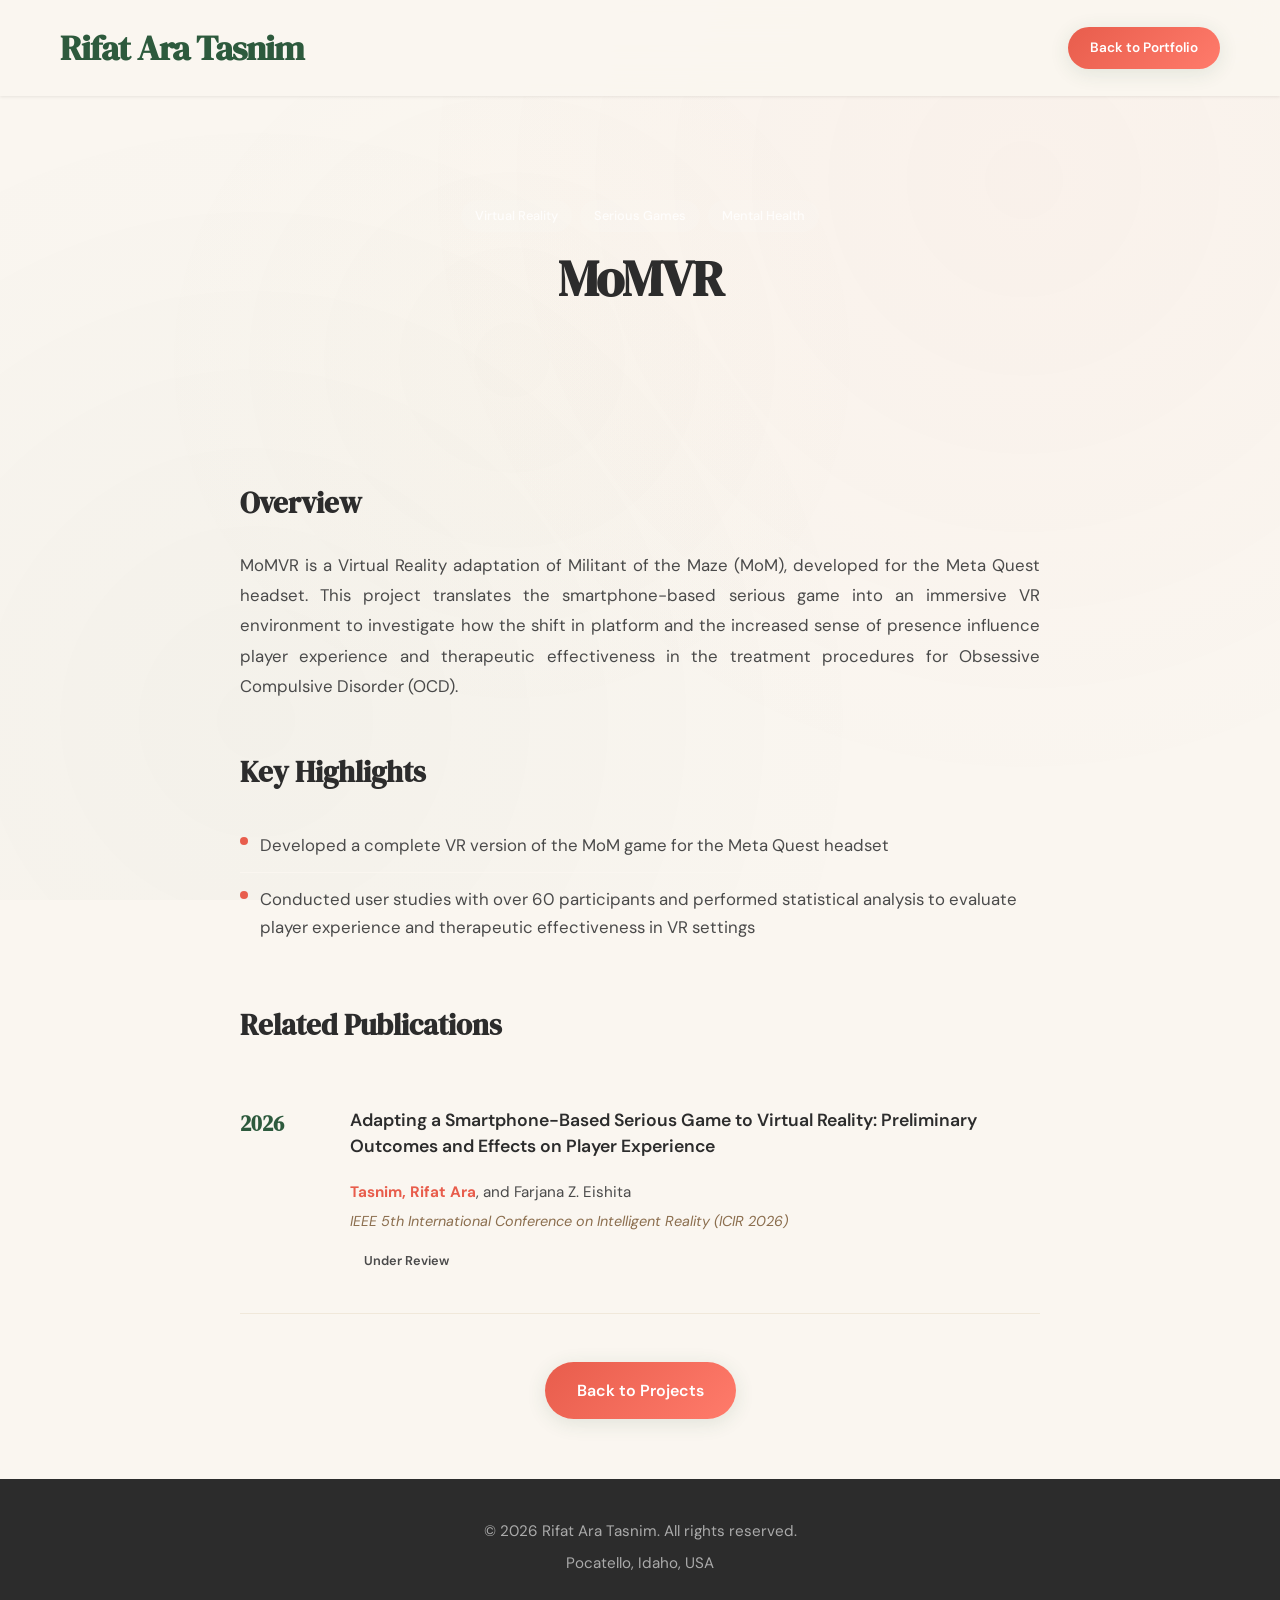
<file: momvr.html>
<!DOCTYPE html>
<html lang="en">
<head>
    <meta charset="UTF-8">
    <meta name="viewport" content="width=device-width, initial-scale=1.0">
    <title>MoMVR | Rifat Ara Tasnim</title>
    <link rel="preconnect" href="https://fonts.googleapis.com">
    <link rel="preconnect" href="https://fonts.gstatic.com" crossorigin>
    <link href="https://fonts.googleapis.com/css2?family=DM+Sans:opsz,wght@9..40,400;9..40,500;9..40,600;9..40,700&family=DM+Serif+Display&display=swap" rel="stylesheet">
    <link rel="stylesheet" href="styles.css">
</head>
<body>
    <!-- Navigation -->
    <nav class="navbar" style="background: rgba(250, 246, 240, 0.95); backdrop-filter: blur(20px); box-shadow: 0 1px 3px rgba(0,0,0,0.08);">
        <div class="nav-container">
            <a href="index.html" class="nav-logo">Rifat Ara Tasnim</a>
            <a href="index.html" class="nav-cta">Back to Portfolio</a>
        </div>
    </nav>

    <!-- Project Hero -->
    <section class="hero" style="min-height: auto; padding: 200px 0 40px;">
        <div class="container">
            <div class="section-header">
                <div class="project-tags" style="justify-content: center; display: flex; gap: 8px; margin-bottom: 16px;">
                    <span>Virtual Reality</span>
                    <span>Serious Games</span>
                    <span>Mental Health</span>
                </div>
                <h2 class="section-title">MoMVR</h2>
            </div>
        </div>
    </section>

    <!-- Project Details -->
    <section style="padding: 60px 0;">
        <div class="container">
            <div style="max-width: 800px; margin: 0 auto;">
                <h3 style="font-family: var(--font-display); font-size: 1.8rem; color: var(--color-charcoal); margin-bottom: 24px;">Overview</h3>
                <p style="font-size: 1.05rem; line-height: 1.8; color: var(--color-charcoal-light); margin-bottom: 24px; text-align: justify;">
                    MoMVR is a Virtual Reality adaptation of Militant of the Maze (MoM), developed for the Meta Quest headset. This project translates the smartphone-based serious game into an immersive VR environment to investigate how the shift in platform and the increased sense of presence influence player experience and therapeutic effectiveness in the treatment procedures for  Obsessive Compulsive Disorder (OCD).
                </p>

                <h3 style="font-family: var(--font-display); font-size: 1.8rem; color: var(--color-charcoal); margin-bottom: 24px; margin-top: 48px;">Key Highlights</h3>
                <ul style="list-style: none; padding: 0;">
                    <li style="padding: 12px 0; padding-left: 20px; position: relative; font-size: 1.05rem; line-height: 1.7; color: var(--color-charcoal-light); border-bottom: 1px solid var(--color-cream);">
                        <span style="position: absolute; left: 0; top: 18px; width: 8px; height: 8px; border-radius: 50%; background: var(--color-accent);"></span>
                        Developed a complete VR version of the MoM game for the Meta Quest headset
                    </li>
                    <li style="padding: 12px 0; padding-left: 20px; position: relative; font-size: 1.05rem; line-height: 1.7; color: var(--color-charcoal-light);">
                        <span style="position: absolute; left: 0; top: 18px; width: 8px; height: 8px; border-radius: 50%; background: var(--color-accent);"></span>
                        Conducted user studies with over 60 participants and performed statistical analysis to evaluate player experience and therapeutic effectiveness in VR settings
                    </li>
                </ul>

                <h3 style="font-family: var(--font-display); font-size: 1.8rem; color: var(--color-charcoal); margin-bottom: 24px; margin-top: 48px;">Related Publications</h3>
                <div class="publications-list">
                    <article class="publication-item" style="opacity: 1; transform: none;">
                        <div class="pub-year">2026</div>
                        <div class="pub-content">
                            <div class="pub-title-row">
                                <h4>Adapting a Smartphone-Based Serious Game to Virtual Reality: Preliminary Outcomes and Effects on Player Experience</h4>
                            </div>
                            <p class="pub-authors"><strong>Tasnim, Rifat Ara</strong>, and Farjana Z. Eishita</p>
                            <p class="pub-venue">IEEE 5th International Conference on Intelligent Reality (ICIR 2026)</p>
                            <span class="pub-status">Under Review</span>
                        </div>
                    </article>
                </div>

                <div style="margin-top: 48px; text-align: center;">
                    <a href="index.html#projects" class="btn btn-primary">Back to Projects</a>
                </div>
            </div>
        </div>
    </section>

    <!-- Footer -->
    <footer class="footer">
        <div class="container">
            <div class="footer-content">
                <p>&copy; 2026 Rifat Ara Tasnim. All rights reserved.</p>
                <p class="footer-location">Pocatello, Idaho, USA</p>
            </div>
        </div>
    </footer>
</body>
</html>
</file>
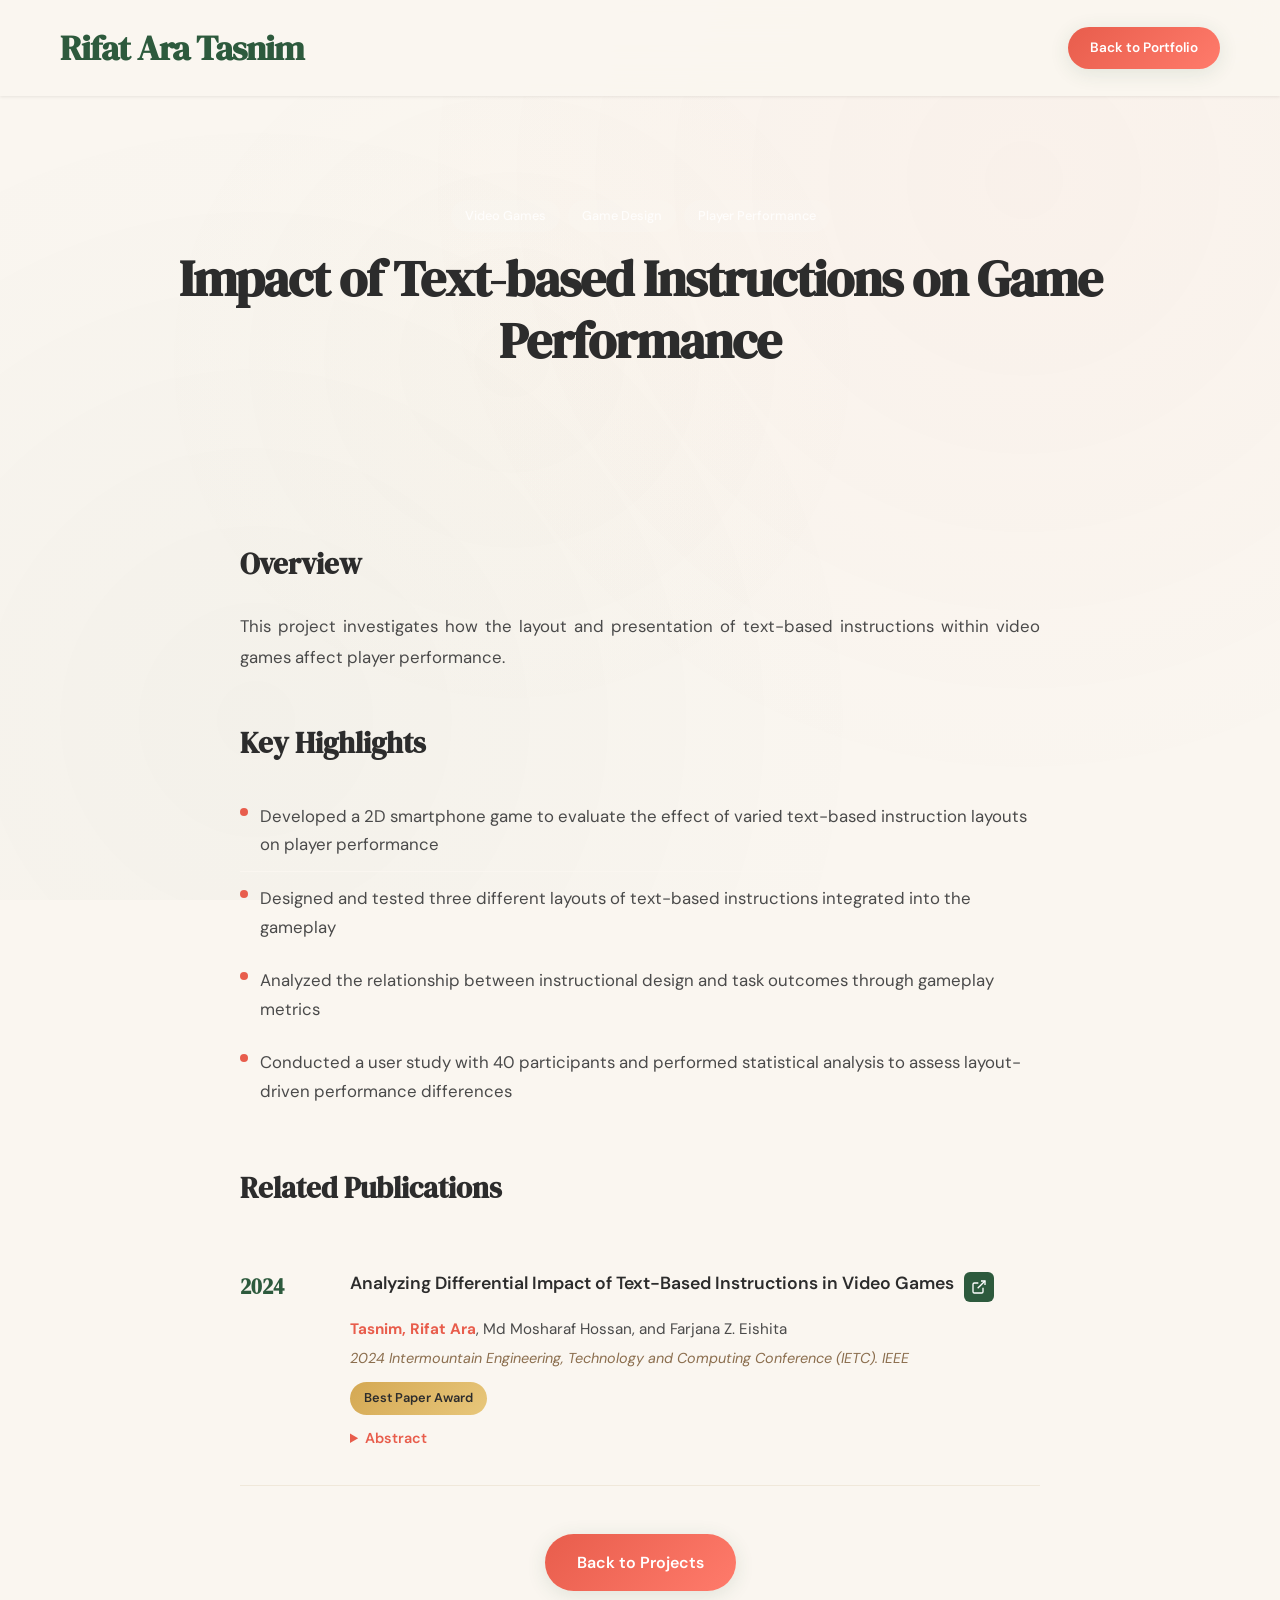
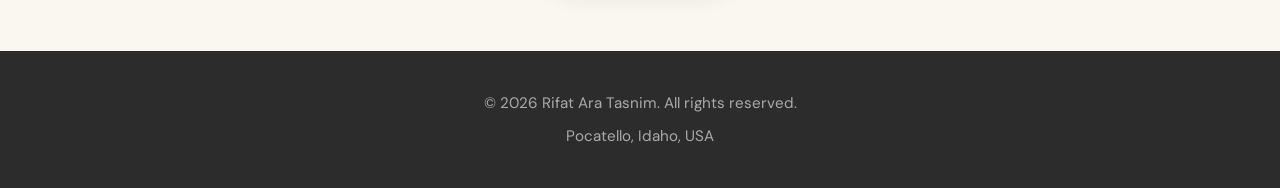
<file: text-instructions.html>
<!DOCTYPE html>
<html lang="en">
<head>
    <meta charset="UTF-8">
    <meta name="viewport" content="width=device-width, initial-scale=1.0">
    <title>Impact of Text-based Instructions on Game Performance | Rifat Ara Tasnim</title>
    <link rel="preconnect" href="https://fonts.googleapis.com">
    <link rel="preconnect" href="https://fonts.gstatic.com" crossorigin>
    <link href="https://fonts.googleapis.com/css2?family=DM+Sans:opsz,wght@9..40,400;9..40,500;9..40,600;9..40,700&family=DM+Serif+Display&display=swap" rel="stylesheet">
    <link rel="stylesheet" href="styles.css">
</head>
<body>
    <!-- Navigation -->
    <nav class="navbar" style="background: rgba(250, 246, 240, 0.95); backdrop-filter: blur(20px); box-shadow: 0 1px 3px rgba(0,0,0,0.08);">
        <div class="nav-container">
            <a href="index.html" class="nav-logo">Rifat Ara Tasnim</a>
            <a href="index.html" class="nav-cta">Back to Portfolio</a>
        </div>
    </nav>

    <!-- Project Hero -->
    <section class="hero" style="min-height: auto; padding: 200px 0 40px;">
        <div class="container">
            <div class="section-header">
                <div class="project-tags" style="justify-content: center; display: flex; gap: 8px; margin-bottom: 16px;">
                    <span>Video Games</span>
                    <span>Game Design</span>
                    <span>Player Performance</span>
                </div>
                <h2 class="section-title">Impact of Text-based Instructions on Game Performance</h2>
            </div>
        </div>
    </section>

    <!-- Project Details -->
    <section style="padding: 60px 0;">
        <div class="container">
            <div style="max-width: 800px; margin: 0 auto;">
                <h3 style="font-family: var(--font-display); font-size: 1.8rem; color: var(--color-charcoal); margin-bottom: 24px;">Overview</h3>
                <p style="font-size: 1.05rem; line-height: 1.8; color: var(--color-charcoal-light); margin-bottom: 24px; text-align: justify;">
                    This project investigates how the layout and presentation of text-based instructions within video games affect player performance. 
                </p>

                <h3 style="font-family: var(--font-display); font-size: 1.8rem; color: var(--color-charcoal); margin-bottom: 24px; margin-top: 48px;">Key Highlights</h3>
                <ul style="list-style: none; padding: 0;">
                    <li style="padding: 12px 0; padding-left: 20px; position: relative; font-size: 1.05rem; line-height: 1.7; color: var(--color-charcoal-light); border-bottom: 1px solid var(--color-cream);">
                        <span style="position: absolute; left: 0; top: 18px; width: 8px; height: 8px; border-radius: 50%; background: var(--color-accent);"></span>
                        Developed a 2D smartphone game to evaluate the effect of varied text-based instruction layouts on player performance
                    </li>
                    <li style="padding: 12px 0; padding-left: 20px; position: relative; font-size: 1.05rem; line-height: 1.7; color: var(--color-charcoal-light); border-bottom: 1px solid var(--color-cream);">
                        <span style="position: absolute; left: 0; top: 18px; width: 8px; height: 8px; border-radius: 50%; background: var(--color-accent);"></span>
                        Designed and tested three different layouts of text-based instructions integrated into the gameplay
                    </li>
                    <li style="padding: 12px 0; padding-left: 20px; position: relative; font-size: 1.05rem; line-height: 1.7; color: var(--color-charcoal-light); border-bottom: 1px solid var(--color-cream);">
                        <span style="position: absolute; left: 0; top: 18px; width: 8px; height: 8px; border-radius: 50%; background: var(--color-accent);"></span>
                        Analyzed the relationship between instructional design and task outcomes through gameplay metrics
                    </li>
                    <li style="padding: 12px 0; padding-left: 20px; position: relative; font-size: 1.05rem; line-height: 1.7; color: var(--color-charcoal-light);">
                        <span style="position: absolute; left: 0; top: 18px; width: 8px; height: 8px; border-radius: 50%; background: var(--color-accent);"></span>
                        Conducted a user study with 40 participants and performed statistical analysis to assess layout-driven performance differences
                    </li>
                </ul>

                <h3 style="font-family: var(--font-display); font-size: 1.8rem; color: var(--color-charcoal); margin-bottom: 24px; margin-top: 48px;">Related Publications</h3>
                <div class="publications-list">
                    <article class="publication-item" style="opacity: 1; transform: none;">
                        <div class="pub-year">2024</div>
                        <div class="pub-content">
                            <div class="pub-title-row">
                                <h4>Analyzing Differential Impact of Text-Based Instructions in Video Games</h4>
                                <a href="https://ieeexplore.ieee.org/document/10564249/" target="_blank" class="pub-link" title="View Paper">
                                    <svg viewBox="0 0 24 24" fill="none" stroke="currentColor" stroke-width="2" width="16" height="16"><path d="M18 13v6a2 2 0 0 1-2 2H5a2 2 0 0 1-2-2V8a2 2 0 0 1 2-2h6"/><polyline points="15 3 21 3 21 9"/><line x1="10" y1="14" x2="21" y2="3"/></svg>
                                </a>
                            </div>
                            <p class="pub-authors"><strong>Tasnim, Rifat Ara</strong>, Md Mosharaf Hossan, and Farjana Z. Eishita</p>
                            <p class="pub-venue">2024 Intermountain Engineering, Technology and Computing Conference (IETC). IEEE</p>
                            <span class="pub-award">Best Paper Award</span>
                            <details style="margin-top: 12px;">
                                <summary style="cursor: pointer; font-size: 0.9rem; font-weight: 600; color: var(--color-accent); user-select: none;">Abstract</summary>
                                <p style="font-size: 0.9rem; line-height: 1.7; color: var(--color-charcoal-light); margin-top: 10px; text-align: justify;">
                                    While designing a video game, the first priority of game developers is to create an ultimate source of fun and entertainment. Even though the proper design of game rules and the placement of game challenges are crucial to achieving this goal, teaching players how to navigate and interact with them is pivotal. Instructions or tutorials embedded in video games, especially in serious games are essential to achieve the targeted goal successfully. In this experiment, we designed and developed a 2D game to explore whether different formats of text-based instructions integrated into the gameplay have a unique influence on players' performances as well as game experiences. Three identical versions of the game were developed except for the layout of the text-based instruction. Our experimental outcome demonstrated that simpler layouts are more effective in providing players with a better overall experience.
                                </p>
                            </details>
                        </div>
                    </article>
                </div>

                <div style="margin-top: 48px; text-align: center;">
                    <a href="index.html#projects" class="btn btn-primary">Back to Projects</a>
                </div>
            </div>
        </div>
    </section>

    <!-- Footer -->
    <footer class="footer">
        <div class="container">
            <div class="footer-content">
                <p>&copy; 2026 Rifat Ara Tasnim. All rights reserved.</p>
                <p class="footer-location">Pocatello, Idaho, USA</p>
            </div>
        </div>
    </footer>
</body>
</html>
</file>
<file: styles.css>
/* ============================================
   RIFAT ARA TASNIM - PORTFOLIO STYLES
   Rich Color Palette & Beautiful Animations
   ============================================ */

/* Custom Properties - Rich Color Palette */
:root {
    /* Primary Colors - Warm Earth Tones with Vibrancy */
    --color-primary: #2D5A3D;
    --color-primary-light: #4A8C5E;
    --color-primary-dark: #1E3D29;

    /* Accent Colors - Coral & Gold */
    --color-accent: #E85D4C;
    --color-accent-light: #FF7B6B;
    --color-accent-dark: #C94535;
    --color-gold: #D4A853;
    --color-gold-light: #E8C77B;

    /* Neutral Palette */
    --color-cream: #FAF6F0;
    --color-cream-dark: #F0E8DA;
    --color-brown: #8B6E4E;
    --color-brown-light: #A68B6A;
    --color-charcoal: #2C2C2C;
    --color-charcoal-light: #4A4A4A;

    /* Gradients */
    --gradient-hero: linear-gradient(135deg, #2D5A3D 0%, #4A8C5E 50%, #7AB88C 100%);
    --gradient-accent: linear-gradient(135deg, #E85D4C 0%, #FF7B6B 100%);
    --gradient-gold: linear-gradient(135deg, #D4A853 0%, #E8C77B 100%);
    --gradient-dark: linear-gradient(135deg, #2C2C2C 0%, #4A4A4A 100%);
    --gradient-glass: linear-gradient(135deg, rgba(255,255,255,0.1) 0%, rgba(255,255,255,0.05) 100%);

    /* Typography */
    --font-display: 'DM Serif Display', serif;
    --font-body: 'DM Sans', sans-serif;

    /* Spacing */
    --section-padding: clamp(80px, 12vw, 150px);
    --container-width: 1280px;

    /* Transitions */
    --transition-smooth: all 0.4s cubic-bezier(0.4, 0, 0.2, 1);
    --transition-bounce: all 0.5s cubic-bezier(0.34, 1.56, 0.64, 1);
    --transition-slow: all 0.8s cubic-bezier(0.4, 0, 0.2, 1);

    /* Shadows */
    --shadow-sm: 0 2px 8px rgba(45, 90, 61, 0.08);
    --shadow-md: 0 4px 20px rgba(45, 90, 61, 0.12);
    --shadow-lg: 0 8px 40px rgba(45, 90, 61, 0.16);
    --shadow-xl: 0 20px 60px rgba(45, 90, 61, 0.2);
    --shadow-glow: 0 0 40px rgba(232, 93, 76, 0.3);
}

/* Reset & Base */
*, *::before, *::after {
    margin: 0;
    padding: 0;
    box-sizing: border-box;
}

html {
    scroll-behavior: smooth;
    font-size: 16px;
}

body {
    font-family: var(--font-body);
    background-color: var(--color-cream);
    color: var(--color-charcoal);
    line-height: 1.6;
    overflow-x: hidden;
}

/* Animated Background Pattern */
body::before {
    content: '';
    position: fixed;
    top: 0;
    left: 0;
    width: 100%;
    height: 100%;
    background-image:
        radial-gradient(circle at 20% 80%, rgba(45, 90, 61, 0.03) 0%, transparent 50%),
        radial-gradient(circle at 80% 20%, rgba(232, 93, 76, 0.03) 0%, transparent 50%),
        radial-gradient(circle at 40% 40%, rgba(212, 168, 83, 0.02) 0%, transparent 40%);
    pointer-events: none;
    z-index: -1;
}

/* Selection Style */
::selection {
    background-color: var(--color-accent);
    color: white;
}

/* Container */
.container {
    max-width: var(--container-width);
    margin: 0 auto;
    padding: 0 clamp(20px, 5vw, 60px);
}

/* ============================================
   NAVIGATION
   ============================================ */
.navbar {
    position: fixed;
    top: 0;
    left: 0;
    right: 0;
    z-index: 1000;
    padding: 20px 0;
    transition: var(--transition-smooth);
}

.navbar.scrolled {
    background: rgba(250, 246, 240, 0.95);
    backdrop-filter: blur(20px);
    box-shadow: var(--shadow-sm);
    padding: 15px 0;
}

.nav-container {
    max-width: var(--container-width);
    margin: 0 auto;
    padding: 0 clamp(20px, 5vw, 60px);
    display: flex;
    align-items: center;
    justify-content: space-between;
}

.nav-logo {
    font-family: var(--font-display);
    font-size: 2.2rem;
    color: var(--color-primary);
    text-decoration: none;
    font-weight: 700;
    letter-spacing: -1px;
    transition: var(--transition-smooth);
    white-space: nowrap;
}

.nav-logo:hover {
    color: var(--color-accent);
    transform: scale(1.05);
}

.nav-menu {
    display: flex;
    list-style: none;
    gap: 18px;
    align-items: center;
}

.nav-menu a {
    color: var(--color-charcoal);
    text-decoration: none;
    font-weight: 500;
    font-size: 0.95rem;
    position: relative;
    transition: var(--transition-smooth);
    white-space: nowrap;
}

.nav-menu a::after {
    content: '';
    position: absolute;
    bottom: -4px;
    left: 0;
    width: 0;
    height: 2px;
    background: var(--gradient-accent);
    transition: var(--transition-smooth);
    border-radius: 2px;
}

.nav-menu a:hover {
    color: var(--color-accent);
}

.nav-menu a:hover::after {
    width: 100%;
}

.nav-cta {
    background: var(--gradient-accent);
    color: white;
    padding: 10px 22px;
    border-radius: 50px;
    text-decoration: none;
    font-weight: 600;
    font-size: 0.85rem;
    white-space: nowrap;
    transition: var(--transition-bounce);
    box-shadow: var(--shadow-md);
}

.nav-cta:hover {
    transform: translateY(-3px) scale(1.02);
    box-shadow: var(--shadow-glow);
}

.nav-toggle {
    display: none;
    flex-direction: column;
    gap: 5px;
    background: none;
    border: none;
    cursor: pointer;
    padding: 5px;
}

.nav-toggle span {
    width: 25px;
    height: 2px;
    background: var(--color-charcoal);
    transition: var(--transition-smooth);
    border-radius: 2px;
}

/* ============================================
   HERO SECTION
   ============================================ */
.hero {
    min-height: 100vh;
    display: flex;
    align-items: center;
    padding: 120px 0 80px;
    position: relative;
    overflow: hidden;
}

.hero-bg {
    position: absolute;
    top: -50%;
    right: -20%;
    width: 80%;
    height: 150%;
    background: var(--gradient-hero);
    border-radius: 50%;
    filter: blur(100px);
    opacity: 0.15;
    animation: heroFloat 20s ease-in-out infinite;
}

@keyframes heroFloat {
    0%, 100% { transform: translate(0, 0) rotate(0deg); }
    33% { transform: translate(-30px, 30px) rotate(5deg); }
    66% { transform: translate(20px, -20px) rotate(-5deg); }
}

.hero-container {
    max-width: var(--container-width);
    margin: 0 auto;
    padding: 0 clamp(20px, 5vw, 60px);
}

.hero-content {
    display: flex;
    flex-direction: row;
    align-items: flex-start;
    gap: 150px;
    opacity: 0;
    animation: fadeInUp 1s ease forwards;
    animation-delay: 0.2s;
}

.hero-text {
    display: flex;
    flex-direction: column;
    gap: 16px;
}

.hero-bio {
    font-size: 0.95rem;
    color: var(--color-charcoal-light);
    line-height: 1.7;
    max-width: 360px;
}

@keyframes fadeInUp {
    from {
        opacity: 0;
        transform: translateY(40px);
    }
    to {
        opacity: 1;
        transform: translateY(0);
    }
}

.hero-position {
    display: flex;
    flex-direction: column;
    gap: 4px;
    margin-bottom: 1.5rem;
}

.hero-name {
    font-family: 'DM Serif Display', serif;
    font-size: 1.8rem;
    color: var(--color-charcoal);
    line-height: 1.2;
    white-space: nowrap;
}

.hero-role {
    font-size: 1rem;
    color: var(--color-primary);
    font-weight: 600;
    letter-spacing: 0.02em;
}

.hero-dept {
    font-size: 0.9rem;
    color: var(--color-brown);
    font-weight: 500;
}

.hero-photo-col {
    display: flex;
    flex-direction: column;
    align-items: center;
    gap: 20px;
    flex-shrink: 0;
    text-align: center;
}

.hero-photo {
    margin-bottom: 1rem;
    width: 380px;
    height: 380px;
    border-radius: 16px;
    overflow: hidden;
    border: 4px solid var(--color-primary);
    box-shadow: 0 8px 32px rgba(45, 90, 61, 0.25);
}

.hero-photo img {
    width: 100%;
    height: 100%;
    object-fit: cover;
    object-position: center 15%;
}

.hero-badge {
    display: inline-flex;
    align-items: center;
    gap: 8px;
    background: var(--color-primary);
    color: white;
    padding: 10px 20px;
    border-radius: 50px;
    font-size: 0.85rem;
    font-weight: 600;
    margin-bottom: 30px;
    animation: shimmer 3s ease-in-out infinite;
}

@keyframes shimmer {
    0%, 100% { box-shadow: 0 0 0 0 rgba(45, 90, 61, 0.3); }
    50% { box-shadow: 0 0 20px 5px rgba(45, 90, 61, 0.2); }
}

.hero-title {
    font-family: var(--font-display);
    font-size: clamp(3rem, 6vw, 5rem);
    line-height: 1.1;
    color: var(--color-charcoal);
    margin-bottom: 30px;
    letter-spacing: -2px;
}

.hero-title .highlight {
    background: var(--gradient-accent);
    -webkit-background-clip: text;
    -webkit-text-fill-color: transparent;
    background-clip: text;
    position: relative;
}

.hero-title .highlight::after {
    content: '';
    position: absolute;
    bottom: 5px;
    left: 0;
    width: 100%;
    height: 8px;
    background: var(--color-gold);
    opacity: 0.3;
    z-index: -1;
    transform: skew(-12deg);
}

.hero-subtitle {
    font-size: 1.2rem;
    color: var(--color-charcoal-light);
    max-width: 540px;
    margin-bottom: 40px;
    line-height: 1.8;
}

.hero-actions {
    display: flex;
    flex-direction: row;
    gap: 20px;
    margin-bottom: 0;
}

.btn {
    display: inline-flex;
    align-items: center;
    gap: 10px;
    padding: 16px 32px;
    border-radius: 50px;
    text-decoration: none;
    font-weight: 600;
    font-size: 1rem;
    transition: var(--transition-bounce);
    cursor: pointer;
    border: none;
}

.btn-primary {
    background: var(--gradient-accent);
    color: white;
    box-shadow: var(--shadow-md);
}

.btn-primary:hover {
    transform: translateY(-4px) scale(1.02);
    box-shadow: var(--shadow-glow);
}

.btn-secondary {
    background: white;
    color: var(--color-charcoal);
    border: 2px solid var(--color-cream-dark);
}

.btn-secondary:hover {
    border-color: var(--color-accent);
    color: var(--color-accent);
    transform: translateY(-4px);
}

.btn-outline {
    background: transparent;
    color: var(--color-primary);
    border: 2px solid var(--color-primary);
    padding: 14px 28px;
}

.btn-outline:hover {
    background: var(--color-primary);
    color: white;
    transform: translateY(-3px);
}

.hero-stats {
    display: flex;
    gap: 50px;
}

.stat {
    text-align: left;
}

.stat-number {
    display: block;
    font-family: var(--font-display);
    font-size: 2.5rem;
    color: var(--color-primary);
    line-height: 1;
    margin-bottom: 5px;
}

.stat-label {
    font-size: 0.9rem;
    color: var(--color-charcoal-light);
    font-weight: 500;
}

.research-hero-cards {
    width: 100% !important;
    margin-bottom: 48px;
    opacity: 1 !important;
    animation: none !important;
}

.hero-about {
    display: flex;
    flex-direction: column;
    gap: 16px;
    flex: 1;
    text-align: justify;
    opacity: 0;
    animation: fadeInRight 1s ease forwards;
    animation-delay: 0.5s;
}

.hero-about p {
    font-size: 0.95rem;
    color: var(--color-charcoal-light);
    line-height: 1.75;
}

.hero-about-lead {
    font-size: 1.05rem !important;
    color: var(--color-charcoal) !important;
    font-weight: 500;
}

.hero-about-location {
    display: flex;
    align-items: center;
    justify-content: center;
    gap: 6px;
    color: var(--color-primary);
    font-weight: 500;
    font-size: 0.9rem;
}

.hero-visual {
    display: grid;
    grid-template-columns: 1fr 1fr;
    gap: 16px;
    width: 500px;
    opacity: 0;
    animation: fadeInRight 1s ease forwards;
    animation-delay: 0.5s;
}

@keyframes fadeInRight {
    from {
        opacity: 0;
        transform: translateX(60px);
    }
    to {
        opacity: 1;
        transform: translateX(0);
    }
}

.hero-card {
    padding: 24px;
    border-radius: 20px;
    box-shadow: var(--shadow-md);
    transition: var(--transition-bounce);
    overflow: hidden;
    display: flex;
    flex-direction: row;
    align-items: center;
    gap: 16px;
}

.hero-card:hover {
    transform: translateY(-6px);
    box-shadow: var(--shadow-xl);
}

.hero-card:nth-child(1) { background: #FAF6F0; animation-delay: 0.6s; }
.hero-card:nth-child(2) { background: #E8F5EE; animation-delay: 0.7s; }
.hero-card:nth-child(3) { background: #FDF6E3; animation-delay: 0.8s; }
.hero-card:nth-child(4) { background: #FDECEA; animation-delay: 0.9s; }

.hero-card-icon {
    width: 50px;
    height: 50px;
    background: var(--gradient-hero);
    border-radius: 14px;
    display: flex;
    align-items: center;
    justify-content: center;
    margin-bottom: 16px;
}

.hero-card-icon svg {
    width: 26px;
    height: 26px;
    color: white;
}

.hero-card h3 {
    font-family: var(--font-display);
    font-size: 1.3rem;
    margin-bottom: 8px;
    color: var(--color-charcoal);
}

.hero-card p {
    font-size: 0.95rem;
    color: var(--color-charcoal-light);
    line-height: 1.5;
}

/* ============================================
   SECTION HEADERS
   ============================================ */
.section-header {
    text-align: center;
    margin-bottom: 70px;
}

.section-tag {
    display: inline-block;
    background: var(--gradient-gold);
    color: var(--color-charcoal);
    padding: 8px 20px;
    border-radius: 50px;
    font-size: 0.85rem;
    font-weight: 600;
    margin-bottom: 20px;
    letter-spacing: 0.5px;
}

.section-title {
    font-family: var(--font-display);
    font-size: clamp(2.2rem, 4vw, 3.2rem);
    line-height: 1.2;
    color: var(--color-charcoal);
    letter-spacing: -1px;
}

.section-desc {
    margin-top: 20px;
    font-size: 1.1rem;
    color: var(--color-charcoal-light);
    max-width: 600px;
    margin-left: auto;
    margin-right: auto;
}

/* ============================================
   ABOUT SECTION
   ============================================ */
.about {
    padding: var(--section-padding) 0;
    background: white;
    position: relative;
}

.about::before {
    content: '';
    position: absolute;
    top: 0;
    left: 0;
    right: 0;
    height: 1px;
    background: linear-gradient(90deg, transparent, var(--color-cream-dark), transparent);
}

.about-content {
    display: grid;
    grid-template-columns: 1fr 1fr;
    gap: 80px;
    align-items: start;
}

.about-text {
    opacity: 0;
    transform: translateY(30px);
    transition: var(--transition-slow);
}

.about-text.animate {
    opacity: 1;
    transform: translateY(0);
}

.about-lead {
    font-size: 1.4rem;
    color: var(--color-primary);
    font-weight: 500;
    margin-bottom: 25px;
    line-height: 1.6;
}

.about-text p {
    margin-bottom: 20px;
    color: var(--color-charcoal-light);
    font-size: 1.05rem;
    line-height: 1.8;
}

.about-location {
    display: flex;
    align-items: center;
    gap: 10px;
    margin-top: 30px;
    color: var(--color-charcoal);
    font-weight: 500;
}

.about-location svg {
    width: 20px;
    height: 20px;
    color: var(--color-accent);
}

.about-skills {
    background: var(--color-cream);
    padding: 40px;
    border-radius: 24px;
    opacity: 0;
    transform: translateY(30px);
    transition: var(--transition-slow);
    transition-delay: 0.2s;
}

.about-skills.animate {
    opacity: 1;
    transform: translateY(0);
}

.about-skills h3 {
    font-family: var(--font-display);
    font-size: 1.5rem;
    margin-bottom: 30px;
    color: var(--color-charcoal);
}

.skills-grid {
    display: flex;
    flex-direction: column;
    gap: 25px;
}

.skill-category h4 {
    font-size: 0.85rem;
    text-transform: uppercase;
    letter-spacing: 1px;
    color: var(--color-charcoal-light);
    margin-bottom: 12px;
}

.skill-tags {
    display: flex;
    flex-wrap: wrap;
    gap: 10px;
}

.skill-tags span {
    background: white;
    padding: 10px 18px;
    border-radius: 50px;
    font-size: 0.9rem;
    font-weight: 500;
    color: var(--color-charcoal);
    border: 1px solid var(--color-cream-dark);
    transition: var(--transition-bounce);
    cursor: default;
}

.skill-tags span:hover {
    background: var(--color-primary);
    color: white;
    border-color: var(--color-primary);
    transform: translateY(-3px);
}

/* ============================================
   RESEARCH SECTION
   ============================================ */
.research {
    padding: var(--section-padding) 0;
    background: linear-gradient(180deg, var(--color-cream) 0%, white 100%);
}

.research-grid {
    display: grid;
    grid-template-columns: repeat(2, 1fr);
    gap: 30px;
}

.research-card {
    background: white;
    padding: 40px;
    border-radius: 24px;
    box-shadow: var(--shadow-sm);
    transition: var(--transition-bounce);
    position: relative;
    overflow: hidden;
    opacity: 0;
    transform: translateY(40px);
}

.research-card.animate {
    opacity: 1;
    transform: translateY(0);
}

.research-card::after {
    content: '';
    position: absolute;
    bottom: 0;
    left: 0;
    width: 100%;
    height: 4px;
    background: var(--gradient-gold);
    transform: scaleX(0);
    transform-origin: left;
    transition: var(--transition-smooth);
}

.research-card:hover::after {
    transform: scaleX(1);
}

.research-card:hover {
    transform: translateY(-10px);
    box-shadow: var(--shadow-xl);
}

.research-card.featured {
    grid-column: span 2;
    background: var(--gradient-hero);
    color: white;
}

.research-card.featured h3,
.research-card.featured p {
    color: white;
}

.research-card.featured .research-card-icon {
    background: rgba(255, 255, 255, 0.2);
}

.research-card.featured .research-link {
    color: var(--color-gold-light);
}

.research-card-icon {
    width: 60px;
    height: 60px;
    background: var(--color-cream);
    border-radius: 16px;
    display: flex;
    align-items: center;
    justify-content: center;
    margin-bottom: 24px;
    flex-shrink: 0;
}

.research-card-icon svg {
    width: 30px;
    height: 30px;
    color: var(--color-primary);
}

.research-card.featured .research-card-icon svg {
    color: white;
}

.research-card h3 {
    font-family: var(--font-display);
    font-size: 1.5rem;
    margin-bottom: 16px;
    color: var(--color-charcoal);
}

.research-card p {
    color: var(--color-charcoal-light);
    line-height: 1.7;
    margin-bottom: 20px;
}

.research-link {
    display: inline-flex;
    align-items: center;
    gap: 8px;
    color: var(--color-accent);
    font-weight: 600;
    text-decoration: none;
    transition: var(--transition-smooth);
}

.research-link:hover {
    gap: 12px;
}

.research-link span {
    transition: var(--transition-smooth);
}

/* ============================================
   PROJECTS SECTION
   ============================================ */
.projects {
    padding: var(--section-padding) 0;
    background: var(--color-charcoal);
    position: relative;
    overflow: hidden;
}


.projects .section-tag {
    background: var(--gradient-accent);
    color: white;
}

.projects .section-title {
    color: white;
}

.subsection-header {
    display: flex;
    flex-direction: column;
    align-items: center;
    gap: 16px;
    margin: 120px 0 32px;
    text-align: center;
}

.subsection-logo {
    width: 150px;
    height: auto;
    object-fit: contain;
}

.subsection-title {
    font-family: var(--font-display);
    font-size: 1.5rem;
    color: white;
}

.projects-grid {
    display: grid;
    grid-template-columns: repeat(2, 1fr);
    gap: 30px;
}

.project-card {
    background: var(--color-charcoal-light);
    border-radius: 24px;
    overflow: hidden;
    transition: var(--transition-bounce);
    opacity: 0;
    transform: translateY(40px);
}

.project-card.animate {
    opacity: 1;
    transform: translateY(0);
}

.project-card:hover {
    transform: translateY(-10px) scale(1.02);
    box-shadow: 0 30px 60px rgba(0, 0, 0, 0.4);
}

.project-image {
    height: 220px;
    position: relative;
    overflow: hidden;
}

.project-placeholder {
    width: 100%;
    height: 100%;
    background: var(--gradient-hero);
    display: flex;
    align-items: center;
    justify-content: center;
    transition: var(--transition-slow);
}

.project-placeholder.vr {
    background: linear-gradient(135deg, #667eea 0%, #764ba2 100%);
}

.project-placeholder.ar {
    background: linear-gradient(135deg, #f093fb 0%, #f5576c 100%);
}

.project-placeholder.lab {
    background: white;
}

.project-logo {
    width: 40%;
    height: auto;
    object-fit: contain;
}

.project-card:hover .project-placeholder {
    transform: scale(1.1);
}

.project-placeholder svg {
    width: 60px;
    height: 60px;
    color: rgba(255, 255, 255, 0.8);
}

.project-content {
    padding: 30px;
}

.project-tags {
    display: flex;
    flex-wrap: wrap;
    gap: 8px;
    margin-bottom: 16px;
}

.project-tags span {
    background: rgba(255, 255, 255, 0.1);
    color: rgba(255, 255, 255, 0.8);
    padding: 6px 14px;
    border-radius: 50px;
    font-size: 0.8rem;
    font-weight: 500;
}

.project-card h3 {
    font-family: var(--font-display);
    font-size: 1.4rem;
    color: white;
    margin-bottom: 12px;
}

.project-card > .project-content > p {
    color: rgba(255, 255, 255, 0.7);
    font-size: 0.95rem;
    line-height: 1.6;
    margin-bottom: 20px;
}

.project-highlights {
    list-style: none;
}

.project-highlights li {
    position: relative;
    padding-left: 20px;
    margin-bottom: 8px;
    color: rgba(255, 255, 255, 0.6);
    font-size: 0.9rem;
}

.project-highlights li::before {
    content: '';
    position: absolute;
    left: 0;
    top: 8px;
    width: 6px;
    height: 6px;
    background: var(--color-accent);
    border-radius: 50%;
}

/* ============================================
   PUBLICATIONS SECTION
   ============================================ */
.publications {
    padding: var(--section-padding) 0;
    background: white;
}

.publications-list {
    max-width: 900px;
    margin: 0 auto;
}

.publication-item {
    display: grid;
    grid-template-columns: 80px 1fr;
    gap: 30px;
    padding: 35px 0;
    border-bottom: 1px solid var(--color-cream-dark);
    opacity: 0;
    transform: translateX(-30px);
    transition: var(--transition-smooth);
}

.publication-item.animate {
    opacity: 1;
    transform: translateX(0);
}

.publication-item:hover {
    background: var(--color-cream);
    margin: 0 -30px;
    padding: 35px 30px;
    border-radius: 16px;
    border-bottom-color: transparent;
}

.pub-year {
    font-family: var(--font-display);
    font-size: 1.3rem;
    color: var(--color-primary);
    font-weight: 700;
}

.pub-title-row {
    display: flex;
    align-items: flex-start;
    gap: 10px;
    margin-bottom: 10px;
}

.pub-title-row h4 {
    margin-bottom: 0;
}

.pub-link {
    display: inline-flex;
    align-items: center;
    justify-content: center;
    flex-shrink: 0;
    width: 30px;
    height: 30px;
    border-radius: 6px;
    background: var(--color-primary);
    color: white;
    transition: background 0.2s ease, transform 0.2s ease;
    margin-top: 2px;
}

.pub-link:hover {
    background: var(--color-accent);
    transform: scale(1.1);
}

.pub-link svg {
    stroke: white;
}

.pub-content h4 {
    font-size: 1.1rem;
    color: var(--color-charcoal);
    margin-bottom: 10px;
    line-height: 1.5;
    font-weight: 600;
}

.pub-authors {
    font-size: 0.95rem;
    color: var(--color-charcoal-light);
    margin-bottom: 6px;
}

.pub-authors strong {
    color: var(--color-accent);
}

.pub-venue {
    font-size: 0.9rem;
    color: var(--color-brown);
    font-style: italic;
}

.pub-status,
.pub-award {
    display: inline-block;
    margin-top: 12px;
    padding: 6px 14px;
    border-radius: 50px;
    font-size: 0.8rem;
    font-weight: 600;
}

.pub-status {
    background: var(--color-cream);
    color: var(--color-charcoal-light);
}

.pub-award {
    background: var(--gradient-gold);
    color: var(--color-charcoal);
}

.publications-footer {
    text-align: center;
    margin-top: 50px;
}

.publications-footer .btn-outline svg {
    transition: var(--transition-smooth);
}

.publications-footer .btn-outline:hover svg {
    transform: translate(3px, -3px);
}

/* ============================================
   TEACHING SECTION
   ============================================ */
.teaching {
    padding: var(--section-padding) 0;
    padding-top: 120px;
    background: var(--color-cream);
}

.education {
    padding: var(--section-padding) 0;
}

.services {
    padding: var(--section-padding) 0;
    background: var(--color-cream);
}

.services .pub-content h4 {
    font-weight: 400;
}

.services .pub-content h4 strong {
    color: #A63628;
}

.services-grid {
    display: grid;
    grid-template-columns: repeat(auto-fit, minmax(300px, 1fr));
    gap: 30px;
}

.teaching-grid {
    display: grid;
    grid-template-columns: repeat(3, 1fr);
    gap: 30px;
}

.teaching-card {
    background: white;
    padding: 35px;
    border-radius: 24px;
    box-shadow: var(--shadow-sm);
    transition: var(--transition-bounce);
    position: relative;
    opacity: 0;
    transform: translateY(30px);
}

.teaching-card.animate {
    opacity: 1;
    transform: translateY(0);
}

.teaching-card:hover {
    transform: translateY(-8px);
    box-shadow: var(--shadow-lg);
}

.teaching-card.current {
    border: 2px solid var(--color-primary);
}

.teaching-badge {
    position: absolute;
    top: -12px;
    right: 25px;
    background: var(--gradient-accent);
    color: white;
    padding: 6px 16px;
    border-radius: 50px;
    font-size: 0.75rem;
    font-weight: 700;
    text-transform: uppercase;
    letter-spacing: 1px;
}

.teaching-card h3 {
    font-family: var(--font-display);
    font-size: 1.3rem;
    color: var(--color-charcoal);
    margin-bottom: 8px;
}

.teaching-org {
    color: var(--color-primary);
    font-weight: 500;
    margin-bottom: 4px;
}

.teaching-period {
    color: var(--color-charcoal-light);
    font-size: 0.9rem;
    margin-bottom: 20px;
}

.teaching-courses h4 {
    font-size: 0.85rem;
    text-transform: uppercase;
    letter-spacing: 1px;
    color: var(--color-charcoal-light);
    margin-bottom: 12px;
}

.teaching-courses {
    position: relative;
}

.teaching-courses ul {
    list-style: none;
    max-height: 200px;
    overflow-y: auto;
}

.teaching-courses ul::-webkit-scrollbar {
    width: 4px;
}

.teaching-courses ul::-webkit-scrollbar-thumb {
    background: var(--color-accent);
    border-radius: 4px;
}

.teaching-courses.scrollable::after {
    content: '↓ scroll for more';
    display: block;
    text-align: center;
    font-size: 0.75rem;
    color: var(--color-charcoal-light);
    margin-top: 8px;
    opacity: 0.6;
}

.teaching-courses li {
    padding: 8px 0;
    border-bottom: 1px solid var(--color-cream);
    font-size: 0.95rem;
    color: #A63628;
    font-weight: 500;
    padding-left: 16px;
    position: relative;
}

.teaching-courses li::before {
    content: '';
    position: absolute;
    left: 0;
    top: 16px;
    width: 6px;
    height: 6px;
    border-radius: 50%;
    background: var(--color-accent);
}

.course-code {
    text-decoration: underline;
}

.teaching-courses li:last-child {
    border-bottom: none;
}

/* ============================================
   AWARDS SECTION
   ============================================ */
.awards {
    padding: var(--section-padding) 0;
    background: white;
}

.awards-grid {
    display: grid;
    grid-template-columns: repeat(3, 1fr);
    gap: 25px;
}

.award-card {
    background: var(--color-cream);
    padding: 35px;
    border-radius: 20px;
    text-align: center;
    transition: var(--transition-bounce);
    position: relative;
    overflow: hidden;
    opacity: 0;
    transform: scale(0.9);
}

.award-card.animate {
    opacity: 1;
    transform: scale(1);
}

.award-card::before {
    content: '';
    position: absolute;
    top: 0;
    left: 0;
    width: 100%;
    height: 100%;
    background: var(--gradient-gold);
    opacity: 0;
    transition: var(--transition-smooth);
}

.award-card:hover::before {
    opacity: 0.1;
}

.award-card:hover {
    transform: translateY(-8px) scale(1.02);
    box-shadow: var(--shadow-lg);
}

.award-card.highlight {
    background: var(--gradient-hero);
    color: white;
}

.award-card.highlight h3,
.award-card.highlight p {
    color: white;
}

.award-card.highlight .award-icon {
    background: rgba(255, 255, 255, 0.2);
}

.award-card.highlight .award-icon svg {
    color: white;
}

.award-card.highlight .award-year {
    background: rgba(255, 255, 255, 0.2);
    color: white;
}

.award-icon {
    width: 70px;
    height: 70px;
    background: white;
    border-radius: 50%;
    display: flex;
    align-items: center;
    justify-content: center;
    margin: 0 auto 20px;
    position: relative;
    z-index: 1;
}

.award-icon svg {
    width: 32px;
    height: 32px;
    color: var(--color-gold);
}

.award-icon.paper svg {
    color: var(--color-accent);
}

.award-icon.poster svg {
    color: var(--color-primary);
}

.award-icon.scholarship svg {
    color: var(--color-brown);
}

.award-card h3 {
    font-family: var(--font-display);
    font-size: 1.15rem;
    color: var(--color-charcoal);
    margin-bottom: 10px;
    position: relative;
    z-index: 1;
}

.award-card p {
    font-size: 0.9rem;
    color: var(--color-charcoal-light);
    margin-bottom: 15px;
    position: relative;
    z-index: 1;
}

.award-year {
    display: inline-block;
    background: var(--color-cream-dark);
    padding: 6px 16px;
    border-radius: 50px;
    font-size: 0.85rem;
    font-weight: 600;
    color: var(--color-charcoal);
    position: relative;
    z-index: 1;
}

/* ============================================
   EXPERIENCE TIMELINE
   ============================================ */
.experience {
    padding: var(--section-padding) 0;
    background: var(--color-cream);
}

.timeline {
    max-width: 800px;
    margin: 0 auto;
    position: relative;
}

.timeline::before {
    content: '';
    position: absolute;
    left: 0;
    top: 0;
    bottom: 0;
    width: 3px;
    background: var(--gradient-hero);
    border-radius: 3px;
}

.timeline-item {
    padding-left: 50px;
    padding-bottom: 50px;
    position: relative;
    opacity: 0;
    transform: translateX(-30px);
}

.timeline-item.animate {
    opacity: 1;
    transform: translateX(0);
}

.timeline-item:last-child {
    padding-bottom: 0;
}

.timeline-marker {
    position: absolute;
    left: -8px;
    top: 5px;
    width: 20px;
    height: 20px;
    background: var(--color-accent);
    border-radius: 50%;
    border: 4px solid var(--color-cream);
    box-shadow: var(--shadow-md);
    transition: var(--transition-bounce);
}

.timeline-item:hover .timeline-marker {
    transform: scale(1.3);
    box-shadow: var(--shadow-glow);
}

.timeline-content {
    background: white;
    padding: 30px;
    border-radius: 20px;
    box-shadow: var(--shadow-sm);
    transition: var(--transition-smooth);
    position: relative;
}

.timeline-logo {
    width: 60px;
    height: auto;
    position: absolute;
    top: 30px;
    right: 30px;
}

.timeline-item:hover .timeline-content {
    box-shadow: var(--shadow-lg);
    transform: translateX(10px);
}

.timeline-date {
    display: inline-block;
    background: var(--gradient-gold);
    padding: 6px 14px;
    border-radius: 50px;
    font-size: 0.8rem;
    font-weight: 600;
    margin-bottom: 15px;
}

.timeline-badge {
    display: inline-block;
    background: var(--color-primary);
    color: white;
    padding: 3px 10px;
    border-radius: 50px;
    font-size: 0.75rem;
    font-weight: 600;
    margin-left: 8px;
    vertical-align: middle;
}

.timeline-content h3 {
    font-family: var(--font-display);
    font-size: 1.3rem;
    color: var(--color-charcoal);
    margin-bottom: 6px;
}

.timeline-org {
    color: var(--color-primary);
    font-weight: 600;
    margin-bottom: 12px;
}

.timeline-content > p:last-child {
    color: var(--color-charcoal-light);
    font-size: 0.95rem;
    line-height: 1.6;
}

/* ============================================
   NEWS SECTION
   ============================================ */
.news {
    padding: var(--section-padding) 0;
    background: var(--color-cream);
}

.news-image {
    width: 100%;
    height: 200px;
    border-radius: 12px;
    overflow: hidden;
    margin-bottom: 4px;
}

.news-image img {
    width: 100%;
    height: 100%;
    object-fit: cover;
    transition: transform 0.4s ease;
}

.news-card:hover .news-image img {
    transform: scale(1.05);
}

.news-grid {
    display: grid;
    grid-template-columns: repeat(auto-fill, minmax(340px, 1fr));
    gap: 28px;
}

.news-card {
    background: white;
    border-radius: 20px;
    padding: 32px;
    box-shadow: var(--shadow-md);
    text-decoration: none;
    display: flex;
    flex-direction: column;
    gap: 14px;
    transition: var(--transition-bounce);
    border-left: 4px solid var(--color-primary);
}

.news-card:hover {
    transform: translateY(-6px);
    box-shadow: var(--shadow-xl);
}

.news-meta {
    display: flex;
    align-items: center;
    gap: 12px;
}

.news-source {
    background: var(--color-primary);
    color: white;
    font-size: 0.75rem;
    font-weight: 600;
    padding: 4px 10px;
    border-radius: 50px;
}

.news-date {
    font-size: 0.85rem;
    color: var(--color-charcoal-light);
}

.news-title {
    font-family: var(--font-display);
    font-size: 1.2rem;
    color: var(--color-charcoal);
    line-height: 1.4;
}

.news-desc {
    font-size: 0.9rem;
    color: var(--color-charcoal-light);
    line-height: 1.6;
}

.news-link {
    font-size: 0.9rem;
    font-weight: 600;
    color: var(--color-primary);
    margin-top: auto;
}

/* ============================================
   CONTACT SECTION
   ============================================ */
.contact {
    padding: var(--section-padding) 0;
    background: var(--gradient-hero);
    position: relative;
    overflow: hidden;
}

.contact::before {
    content: '';
    position: absolute;
    top: 0;
    right: 0;
    width: 50%;
    height: 100%;
    background: radial-gradient(circle at center, rgba(255,255,255,0.1) 0%, transparent 70%);
}

.contact-content {
    display: grid;
    grid-template-columns: 1fr 2fr;
    gap: 60px;
    align-items: center;
    position: relative;
    z-index: 1;
}

.contact-text .section-tag {
    background: rgba(255, 255, 255, 0.2);
    color: white;
}

.contact-text .section-title {
    color: white;
    text-align: left;
}

.contact-text p {
    color: rgba(255, 255, 255, 0.85);
    font-size: 1.1rem;
    line-height: 1.7;
    margin-top: 20px;
}

.contact-cards {
    display: flex;
    flex-wrap: nowrap;
    gap: 15px;
    justify-content: center;
}

.contact-card {
    background: rgba(255, 255, 255, 0.1);
    backdrop-filter: blur(10px);
    padding: 18px 24px;
    border-radius: 14px;
    text-decoration: none;
    text-align: center;
    transition: var(--transition-bounce);
    border: 1px solid rgba(255, 255, 255, 0.1);
}

.contact-card:hover {
    background: white;
    transform: translateY(-8px) scale(1.02);
    box-shadow: var(--shadow-xl);
}

.contact-icon {
    width: 60px;
    height: 60px;
    background: rgba(255, 255, 255, 0.2);
    border-radius: 50%;
    display: flex;
    align-items: center;
    justify-content: center;
    margin: 0 auto 16px;
    transition: var(--transition-smooth);
}

.contact-card:hover .contact-icon {
    background: var(--gradient-accent);
}

.contact-icon svg {
    width: 28px;
    height: 28px;
    color: white;
    transition: var(--transition-smooth);
}

.contact-card:hover .contact-icon svg {
    color: white;
}

.contact-card h4 {
    font-family: var(--font-display);
    font-size: 1.2rem;
    color: white;
    margin-bottom: 6px;
    transition: var(--transition-smooth);
}

.contact-card:hover h4 {
    color: var(--color-charcoal);
}

.contact-card p {
    font-size: 0.9rem;
    color: rgba(255, 255, 255, 0.7);
    transition: var(--transition-smooth);
}

.contact-card:hover p {
    color: var(--color-charcoal-light);
}

/* ============================================
   FOOTER
   ============================================ */
.footer {
    background: var(--color-charcoal);
    padding: 40px 0;
}

.footer-content {
    text-align: center;
}

.footer-content p {
    color: rgba(255, 255, 255, 0.6);
    font-size: 0.95rem;
}

.footer-location {
    margin-top: 8px;
}

/* ============================================
   ANIMATIONS
   ============================================ */
@keyframes pulse {
    0%, 100% { transform: scale(1); }
    50% { transform: scale(1.05); }
}

@keyframes float {
    0%, 100% { transform: translateY(0); }
    50% { transform: translateY(-10px); }
}

/* Staggered animation delays for grid items */
.research-card:nth-child(1) { transition-delay: 0.1s; }
.research-card:nth-child(2) { transition-delay: 0.2s; }
.research-card:nth-child(3) { transition-delay: 0.3s; }
.research-card:nth-child(4) { transition-delay: 0.4s; }

.project-card:nth-child(1) { transition-delay: 0.1s; }
.project-card:nth-child(2) { transition-delay: 0.2s; }
.project-card:nth-child(3) { transition-delay: 0.3s; }
.project-card:nth-child(4) { transition-delay: 0.4s; }

.publication-item:nth-child(1) { transition-delay: 0.1s; }
.publication-item:nth-child(2) { transition-delay: 0.15s; }
.publication-item:nth-child(3) { transition-delay: 0.2s; }
.publication-item:nth-child(4) { transition-delay: 0.25s; }
.publication-item:nth-child(5) { transition-delay: 0.3s; }
.publication-item:nth-child(6) { transition-delay: 0.35s; }

.teaching-card:nth-child(1) { transition-delay: 0.1s; }
.teaching-card:nth-child(2) { transition-delay: 0.2s; }
.teaching-card:nth-child(3) { transition-delay: 0.3s; }

.award-card:nth-child(1) { transition-delay: 0.1s; }
.award-card:nth-child(2) { transition-delay: 0.15s; }
.award-card:nth-child(3) { transition-delay: 0.2s; }
.award-card:nth-child(4) { transition-delay: 0.25s; }
.award-card:nth-child(5) { transition-delay: 0.3s; }
.award-card:nth-child(6) { transition-delay: 0.35s; }

.timeline-item:nth-child(1) { transition-delay: 0.1s; }
.timeline-item:nth-child(2) { transition-delay: 0.2s; }
.timeline-item:nth-child(3) { transition-delay: 0.3s; }
.timeline-item:nth-child(4) { transition-delay: 0.4s; }

/* ============================================
   RESPONSIVE DESIGN
   ============================================ */
@media (max-width: 1024px) {
    .hero-container {
        grid-template-columns: 1fr;
        gap: 60px;
    }

    .hero-visual {
        display: grid;
        grid-template-columns: repeat(3, 1fr);
        gap: 15px;
    }

    .hero-card {
        padding: 20px;
    }

    .about-content {
        grid-template-columns: 1fr;
        gap: 50px;
    }

    .research-card.featured {
        grid-column: span 1;
    }

    .teaching-grid {
        grid-template-columns: 1fr;
    }

    .awards-grid {
        grid-template-columns: repeat(2, 1fr);
    }

    .contact-content {
        grid-template-columns: 1fr;
        text-align: center;
    }

    .contact-text .section-title {
        text-align: center;
    }
}

@media (max-width: 768px) {
    .nav-menu,
    .nav-cta {
        display: none;
    }

    .nav-toggle {
        display: flex;
    }

    .hero {
        padding: 100px 0 60px;
    }

    .hero-content {
        flex-direction: column;
        gap: 40px;
        align-items: center;
    }

    .hero-photo-col {
        width: 100%;
    }

    .hero-about {
        width: 100%;
        text-align: left;
    }

    .hero-title {
        font-size: 2.5rem;
    }

    .hero-visual {
        grid-template-columns: 1fr;
    }

    .hero-stats {
        flex-wrap: wrap;
        gap: 30px;
    }

    .research-grid,
    .projects-grid {
        grid-template-columns: 1fr;
    }

    .awards-grid {
        grid-template-columns: 1fr;
    }

    .contact-cards {
        grid-template-columns: 1fr;
    }

    .publication-item {
        grid-template-columns: 1fr;
        gap: 10px;
    }

    .pub-year {
        font-size: 1rem;
    }
}

@media (max-width: 480px) {
    .hero-title {
        font-size: 2rem;
    }

    .hero-actions {
        flex-direction: column;
    }

    .btn {
        width: 100%;
        justify-content: center;
    }

    .section-title {
        font-size: 1.8rem;
    }
}

/* Reduced Motion */
@media (prefers-reduced-motion: reduce) {
    *,
    *::before,
    *::after {
        animation-duration: 0.01ms !important;
        animation-iteration-count: 1 !important;
        transition-duration: 0.01ms !important;
    }

    html {
        scroll-behavior: auto;
    }
}
</file>
